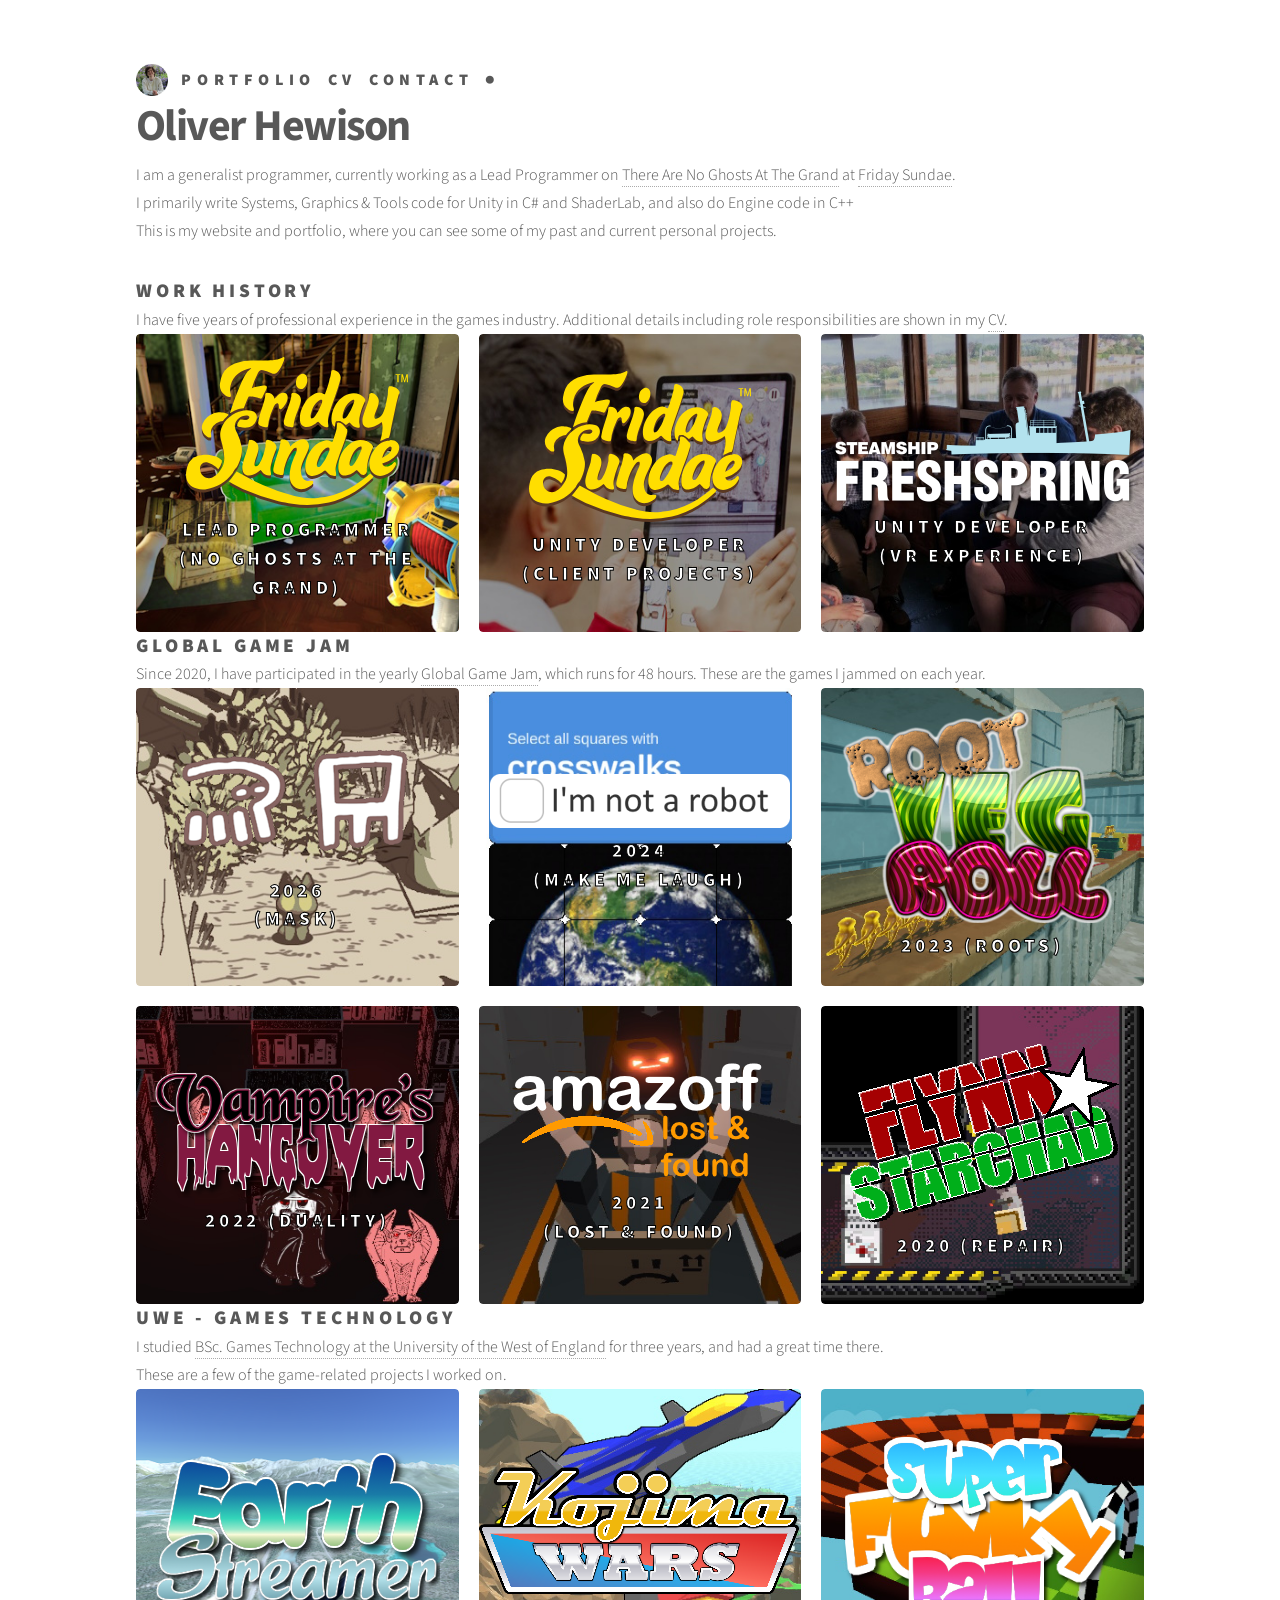
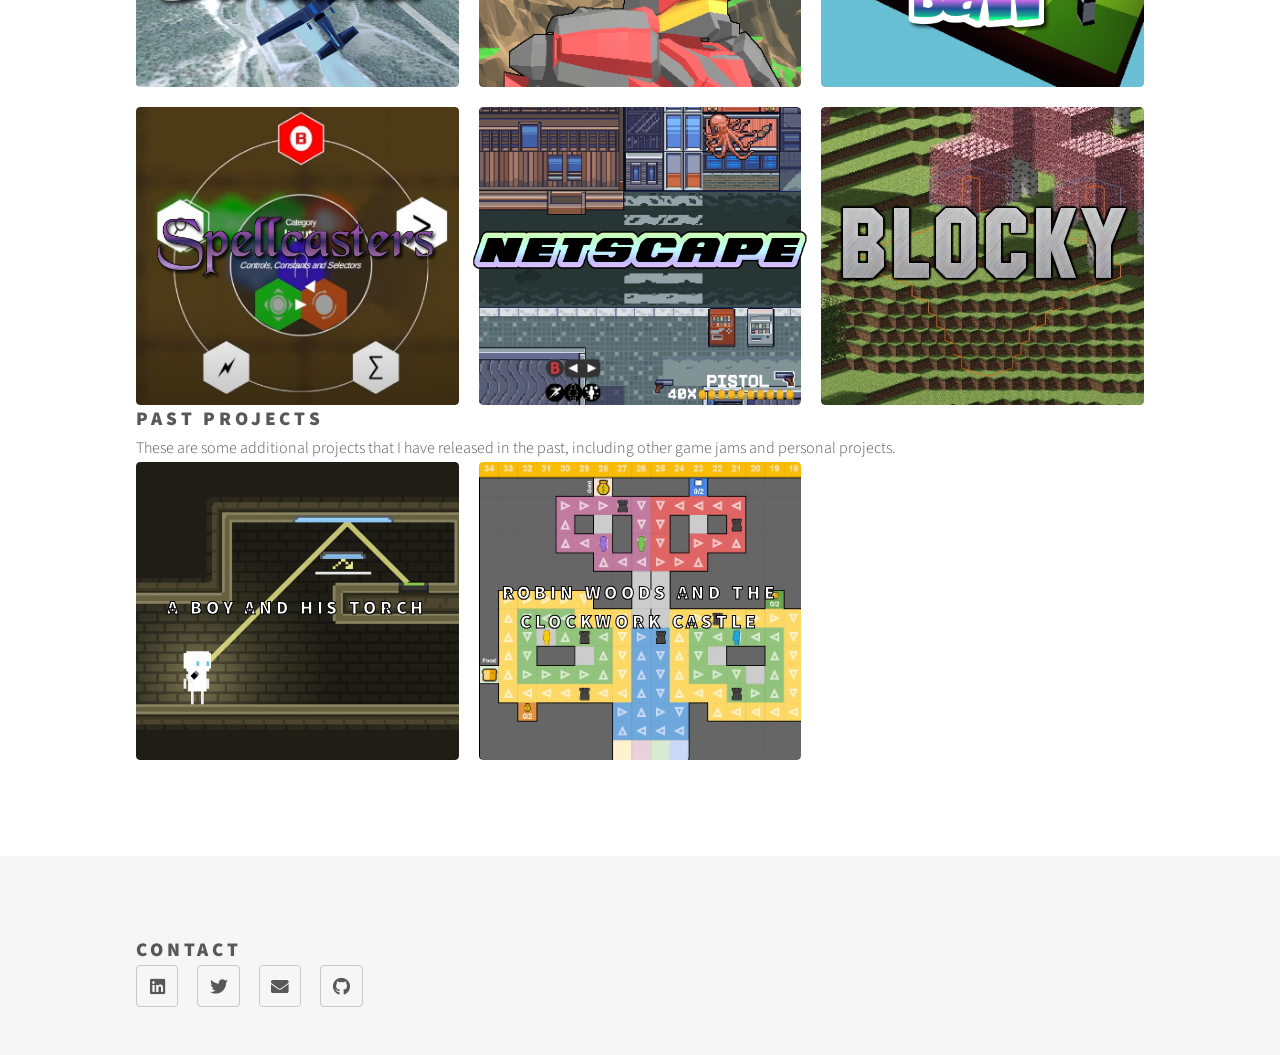
<file: index.html>
<!DOCTYPE HTML>
<html>
 <head>
  <title>Oliver Hewison</title>
  <meta charset="utf-8" />
  <meta name="viewport" content="width=device-width, initial-scale=1, user-scalable=no" />
  <link rel="stylesheet" href="assets/css/main.css" />
  <link rel="icon" href="images/favicon.png">
  <noscript><link rel="stylesheet" href="assets/css/noscript.css" /></noscript>
 </head>
 <body class="is-preload">
 
  <!-- Wrapper -->
  <div id="wrapper">
   
   <!-- Header -->
   <header id="header">
	<div class="inner">

	 <!-- Logo -->
	 <a href="index.html" class="logo"><span class="symbol"><img src="images/profile.png" alt="" /></span></a>
   <a href="index.html" class="logo"><span class="title">Portfolio</span>
	 </a>
     &nbsp&nbsp
     <a href="Oli_Hewison_CV_2026.pdf" class="logo" target="_blank">
      <span class="title">CV</span>
     </a>
     &nbsp&nbsp
     <a href="#contact" class="logo">
      <span class="title">Contact</span>
     </a>
     &nbsp&nbsp
     <a href="#" class="logo" onclick="DarkMode();">
      <span class="title" id="dark-mode">●</span>
     </a>

	</div>
   </header>

   <!-- Main -->
   <div id="main">
    <div class="inner">
     <header>
      <a href="#"><h1>Oliver Hewison</h1></a>
      <p>
        I am a generalist programmer, currently working as a Lead Programmer on <a href="https://store.steampowered.com/app/3725190/There_Are_No_Ghosts_at_the_Grand/">There Are No Ghosts At The Grand</a> at <a href="https://www.fridaysundae.com/" target="_blank">Friday Sundae</a>.<br>
        I primarily write Systems, Graphics & Tools code for Unity in C# and ShaderLab, and also do Engine code in C++<br>
        This is my website and portfolio, where you can see some of my past and current personal projects.
      </p>
     </header>
     
     <h2>Work History</h2>
     I have five years of professional experience in the games industry. Additional details including role responsibilities are shown in my <a href="Oliver_Hewison_CV_2023.pdf" target="_blank">CV</a>.
     <section class="tiles">
      <article>
        <span class="image"><img src="images/portfolio/noghosts.jpg"/></span>
        <a href="https://www.youtube.com/watch?v=s6sQCJUDqzM" target="_blank">
        <h2><img src="images/portfolio/friday_sundae.png" alt="Friday Sundae"/><br>Lead Programmer<br>(No Ghosts At The Grand)</h2>
        <div class="content">
          <p>First-person musical decoration / narrative game.<br><b>Click to watch the trailer on YouTube.</b></p>
        </div>
        </a>
      </article>
      <article>
        <span class="image"><img src="images/portfolio/fss_clients.jpg"/></span>
        <a href="https://www.fridaysundae.com/" target="_blank">
        <h2><img src="images/portfolio/friday_sundae.png" alt="Friday Sundae"/><br>Unity Developer<br>(Client Projects)</h2>
        <div class="content">
          <p>Development on client projects.<br>Clients include Cartoon Network, the BBC and the British Museum.<br><b>Click to view Friday Sundae's website.</b></p>
        </div>
        </a>
      </article>
      <article>
        <span class="image"><img src="images/portfolio/ss_freshspring.jpg"/></span>
        <a href="https://ssfreshspring.co.uk/a-cracking-start-to-the-season-with-the-easter-bank-holiday-opening/" target="_blank">
        <h2><img src="images/portfolio/ss_freshspring.png" alt="Steamship Freshspring"/><br>Unity Developer<br>(VR Experience)</h2>
        <div class="content">
          <p>A VR film experience developed for the SS Freshspring Trust and BMT.<br>Step back in time and learn about life at sea on the Freshspring.<br><b>Click to visit the SS Freshspring website.</b></p>
        </div>
        </a>
      </article>
     </section>
	 
     <h2>Global Game Jam</h2>
     Since 2020, I have participated in the yearly <a href="https://globalgamejam.org/" target="_blank">Global Game Jam</a>, which runs for 48 hours. These are the games I jammed on each year.
     <section class="tiles">
     <article>
        <span class="image"><img src="images/portfolio/toki.jpg"/></span>
        <a href="https://olihewi.itch.io/toki-len">
        <h2><img src="images/portfolio/toki_logo.png" alt="Toki Len"/><br>2026<br>(Mask)</h2>
        <div class="content">
          <p>A two-player split-screen hide & seek game where the hider is masked in shadows!<br>All in-game text is in Toki Pona.<br><b>Click to play in your browser!</b></p>
        </div>
        </a>
      </article>
      <article>
        <span class="image"><img src="images/portfolio/captcha.jpg"/></span>
        <a href="#">
        <h2><img src="images/portfolio/captcha_logo.png" alt="I'm Not A Robot"/><br>2024<br>(Make Me Laugh)</h2>
        <div class="content">
          <p>Solve increasingly difficult captchas to prove you're not a robot!<br>Robots can't play Free Bird on Guitar Hero, can they?<br><b>Sorry, only playable in person!</b></p>
        </div>
        </a>
      </article>
      <article>
        <span class="image"><img src="images/portfolio/rootvegroll.jpg"/></span>
        <a href="https://olihewi.itch.io/root-veg-roll" target="_blank">
        <h2><img src="images/portfolio/rootvegroll_logo.png" alt="Root Veg Roll"/><br>2023 (Roots)</h2>
        <div class="content">
          <p>Manically roll various root vegetables through a kitchen full of obstacles to escape through the window!<br><b>Click to play in your browser!</b></p>
        </div>
        </a>
      </article>
      <article>
        <span class="image"><img src="images/portfolio/vampireshangover.jpg"/></span>
        <a href="https://olihewi.itch.io/vampires-hangover" target="_blank">
        <h2><img src="images/portfolio/vampireshangover_logo.png" alt="Vampire's Hangover"/><br>2022 (Duality)</h2>
        <div class="content">
          <p>A drunken vampire comes home to all of his hideous pets escaping their cages! Solve puzzles to put them back and get a good day's sleep.<br><b>Click to download on itch.io!</b></p>
        </div>
        </a>
      </article>
      <article>
        <span class="image"><img src="images/portfolio/amazoff.jpg"/></span>
        <a href="https://olihewi.itch.io/amazoff-lost-and-found" target="_blank">
        <h2><img src="images/portfolio/amazoff_logo.png" alt="Amazoff Lost & Found"/><br>2021<br>(Lost & Found)</h2>
        <div class="content">
          <p>Welcome to the Amazoff Customer Fulfilment Centre! There's been a shift of management, bodies moving in and out, but that's above your paygrade anyway.<br><b>Click to download on itch.io!</b></p>
        </div>
        </a>
      </article>
      <article>
        <span class="image"><img src="images/portfolio/flynnstarchad.jpg"/></span>
        <a href="https://olihewi.itch.io/flynn-starchad" target="_blank">
        <h2><img src="images/portfolio/flynnstarchad_logo.png" alt="Flynn Starchad"/><br>2020 (Repair)</h2>
        <div class="content">
          <p>Blast yourself around broken-down spaceships using the recoil of Flynn's Grepair Gun, alternating shots of destruction and repair pellets to fix ships.<br><b>Click to download on itch.io!</b></p>
        </div>
        </a>
      </article>
     </section>
	 
     <h2>UWE - Games Technology</h2>
     I studied <a href="https://courses.uwe.ac.uk/G611/games-technology" target="_blank">BSc. Games Technology at the University of the West of England</a> for three years, and had a great time there.<br>These are a few of the game-related projects I worked on.
     <section class="tiles">
    
      <article>
        <span class="image"><img src="images/portfolio/earth_streamer.png" alt="" /></span>
        <a href="https://www.youtube.com/watch?v=BgwN9NRJbtc&t=1s" target="_blank">
        <h2><img src="images/portfolio/earthstreamer_logo.png" alt="Earth Streamer"/></h2>
        <div class="content">
          <p>Dynamically streaming OpenStreetMap and NASA data in real-time for a flight simulator.<br><b>Click to view a demonstration on Youtube.</b></p>
        </div>
        </a>
      </article>
      
      <article>
        <span class="image">
        <img src="images/portfolio/kojimawars.jpg" alt="" />
        </span>
        <a href="https://www.youtube.com/watch?v=UU7p9K4vwEo" target="_blank">
        <h2><img src="images/portfolio/kojimawars_logo.png" alt="Root Veg Roll"/></h2>
        <div class="content">
          <p>A modern reimagining of Herzog Zwei.<br>Made with a team of 40+ in Unity.<br>My roles included bespoke editor tools programming, shader programming, and environment art.<br><b>Click to view the trailer on Youtube.</b></p>
        </div>
        </a>
      </article>
   	
      
      <!-- <article>
       <span class="image">
        <img src="images/portfolio/a_remembering.jpg" alt="" />
       </span>
       <a href="https://www.youtube.com/watch?v=cBxE5kRGfxo" target="_blank">
        <h2>A Remembering</h2>
        <div class="content">
         <p>A short film exploring the fleeting nature of experience.<br><br>UWE - Audio-Visual Studio (year 3)</p>
        </div>
       </a>
      </article> -->
      
      <article>
       <span class="image">
        <img src="images/portfolio/super_funky_ball.jpg" alt="" />
       </span>
       <a href="https://github.com/olihewi/SuperFunkyBall" target="_blank">
        <h2><img src="images/portfolio/superfunkyball_logo.png" alt="Super Funky Ball"/></h2>
        <div class="content">
         <p>A Monkey Ball clone, built in DirectX 11.<br>Features a physics engine, data-driven level loading, and a rendering pipeline.<br><b>Click to view the project on GitHub.</b></p>
        </div>
       </a>
      </article>
	  
	  <article>
   	<span class="image">
   	 <img src="images/portfolio/spellcasters.jpg" alt="" />
   	</span>
   	<a href="https://www.youtube.com/watch?v=74G5-GFo2ik">
        <h2><img src="images/portfolio/spellcasters_logo.png" alt="Spellcasters"/></h2>
   	 <div class="content">
   	  <p>A custom hexagon-based Visual Programming Language, used as a Gameplay Mechanic to teach game programming concepts to non-coders.<br><b>Click to view a demonstration on YouTube.</b></p>
   	 </div>
   	</a>
    </article>
	
      <!-- <article>
       <span class="image">
        <img src="images/portfolio/stork_market.jpg" alt="" />
       </span>
       <a href="https://github.com/olihewi/StorkMarket" target="_blank">
        <h2>Stork Market</h2>
        <div class="content">
         <p>"A god game where you distribute babies to dominate the market"<br>Made in Unity with a 5-person team in 3 weeks.<br><br>UWE - Commercial Games Dev (year 3)</p>
        </div>
       </a>
      </article> -->
      
      
      <!-- <article>
       <span class="image">
        <img src="images/portfolio/stumble_chums.jpg" alt="" />
       </span>
       <a href="https://github.com/BradKing17/StumbleChums" target="_blank">
        <h2>Stumble Chums</h2>
        <div class="content">
         <p>An Atari-style reimagining of the Jump Club minigame from Fall Guys.<br>Made in Unity with a 5-person team in 3 weeks.<br><br>UWE - Commercial Games Dev (year 3)</p>
        </div>
       </a>
      </article> -->
      
      <article>
       <span class="image">
        <img src="images/portfolio/netscape.jpg" alt="" />
       </span>
       <a href="https://github.com/olihewi/NetScape" target="_blank">
        <h2><img src="images/portfolio/netscape_logo.png" alt="NetScape"/></h2>
        <div class="content">
         <p>A 4-player multiplayer top-down arena shooter in OpenGL / C++.<br>My roles included the creation of a data-driven level editor, custom input system, and camera system.<br><b>Click to view the project on GitHub.</b></p>
        </div>
       </a>
      </article>
      
      <!--<article>
       <span class="image">
        <img src="images/portfolio/level_completability.jpg" alt="" />
       </span>
       <a href="https://github.com/olihewi/CompletabilityDetection" target="_blank">
        <h2>Level Completability Detection</h2>
        <div class="content">
         <p>Bespoke Unity Editor tools designed for rapid level prototyping, completability detection, and pathfinding.</p>
        </div>
       </a>
      </article>-->
      
      <!--<article>
       <span class="image">
        <img src="images/portfolio/super_shmup_maker.jpg" alt="" />
       </span>
       <a href="#">
        <h2>Super SHMUP Maker</h2>
        <div class="content">
         <p>A Data-Driven DirectX game engine written in C++, allowing designers to create their own shoot-'em-up games.</p>
        </div>
       </a>
      </article>-->
      
      
      <!--<article>
       <span class="image">
        <img src="images/portfolio/connect_four.gif" alt="" />
       </span>
       <a href="#">
        <h2>Networked Connect Four</h2>
        <div class="content">
         <p>An online multiplayer C++ Connect Four game with online lobbies, custom gamemodes and AI play.</p>
        </div>
       </a>
      </article>-->
      
      <article>
       <span class="image">
        <img src="images/portfolio/blocky.jpg" alt="" />
       </span>
       <a href="https://github.com/olihewi/blocky-unity" target="_blank">
        <h2><img src="images/portfolio/blocky_logo.png" alt="Blocky"/></h2>
        <div class="content">
         <p>An entirely data-driven voxel terrain generation framework for Unity and Godot.<br><b>Click to view the project on GitHub.</b></p>
        </div>
       </a>
      </article>
      
       <!-- <article>
       <span class="image">
        <img src="images/portfolio/asgetrek.jpg" alt="" />
       </span>
       <a href="#">
        <h2>ASGETrek</h2>
        <div class="content">
         <p>A C++ remake of EGA Trek.</p>
        </div>
       </a>
      </article> --!>
      
      <!-- <article>
       <span class="image">
        <img src="images/portfolio/upset_birds.jpg" alt="" />
       </span>
       <a href="#">
        <h2>Upset Birds</h2>
        <div class="content">
         <p>A clone of Angry Birds.<br>Made in a proprietary OpenGL-based engine in C++<br><br>UWE - Games in C++ (year 1)</p>
        </div>
       </a>
      </article> -->
   	
     </section>
     
     <h2>Past Projects</h2>
     These are some additional projects that I have released in the past, including other game jams and personal projects.
     <section class="tiles">
     <article>
       <span class="image">
        <img src="images/portfolio/a_boy_and_his_torch.jpg" alt="" />
       </span>
       <a href="https://olihewi.itch.io/a-boy-and-his-torch" target="_blank">
        <h2>A Boy and his Torch</h2>
        <div class="content">
         <p>My first released game, made in 4 days with Unity for the Brackeys Game Jam 2018.<br><b>Click to download on itch.io!</b></p>
        </div>
       </a>
      </article>
      <article>
       <span class="image">
        <img src="images/portfolio/robin_woods.jpg" alt="" />
       </span>
       <a href="https://docs.google.com/spreadsheets/d/1GS1ix5ufU46n2ko_Jfjnb_QEzw2Rg_LykmVHmqtVRSs/edit?usp=sharing" target="_blank">
        <h2>Robin Woods and the Clockwork Castle</h2>
        <div class="content">
         <p>A prototype board game made entirely in Google Sheets.<br><b>Click to view the game on Google Sheets.</b></p>
        </div>
       </a>
      </article>
     </section>
    </div>
   </div>

   <!-- Footer -->
   <footer id="footer">
    <div class="inner">
     <section>
      <a name="contact"></a>
   	<h2>Contact</h2>
   	<ul class="icons">
   	 <li><a href="https://www.linkedin.com/in/olihewi/" class="icon brands style2 fa-linkedin" target="_blank"><span class="label">LinkedIn</span></a></li>
   	 <li><a href="https://twitter.com/olihewi" class="icon brands style2 fa-twitter" target="_blank"><span class="label">Twitter</span></a></li>
   	 <li><a href="mailto:hewisonoliver@gmail.com" class="icon solid style2 fa-envelope"><span class="label">Email</span></a></li>
   	 <li><a href="https://github.com/olihewi" class="icon brands style2 fa-github" target="_blank"><span class="label">GitHub</span></a></li>
   	</ul>
     </section>
    </div>
   </footer>

  </div>

  <!-- Scripts -->
  <script src="assets/js/jquery.min.js"></script>
  <script src="assets/js/browser.min.js"></script>
  <script src="assets/js/breakpoints.min.js"></script>
  <script src="assets/js/util.js"></script>
  <script src="assets/js/main.js"></script>
  
 </body>
</html>
</file>
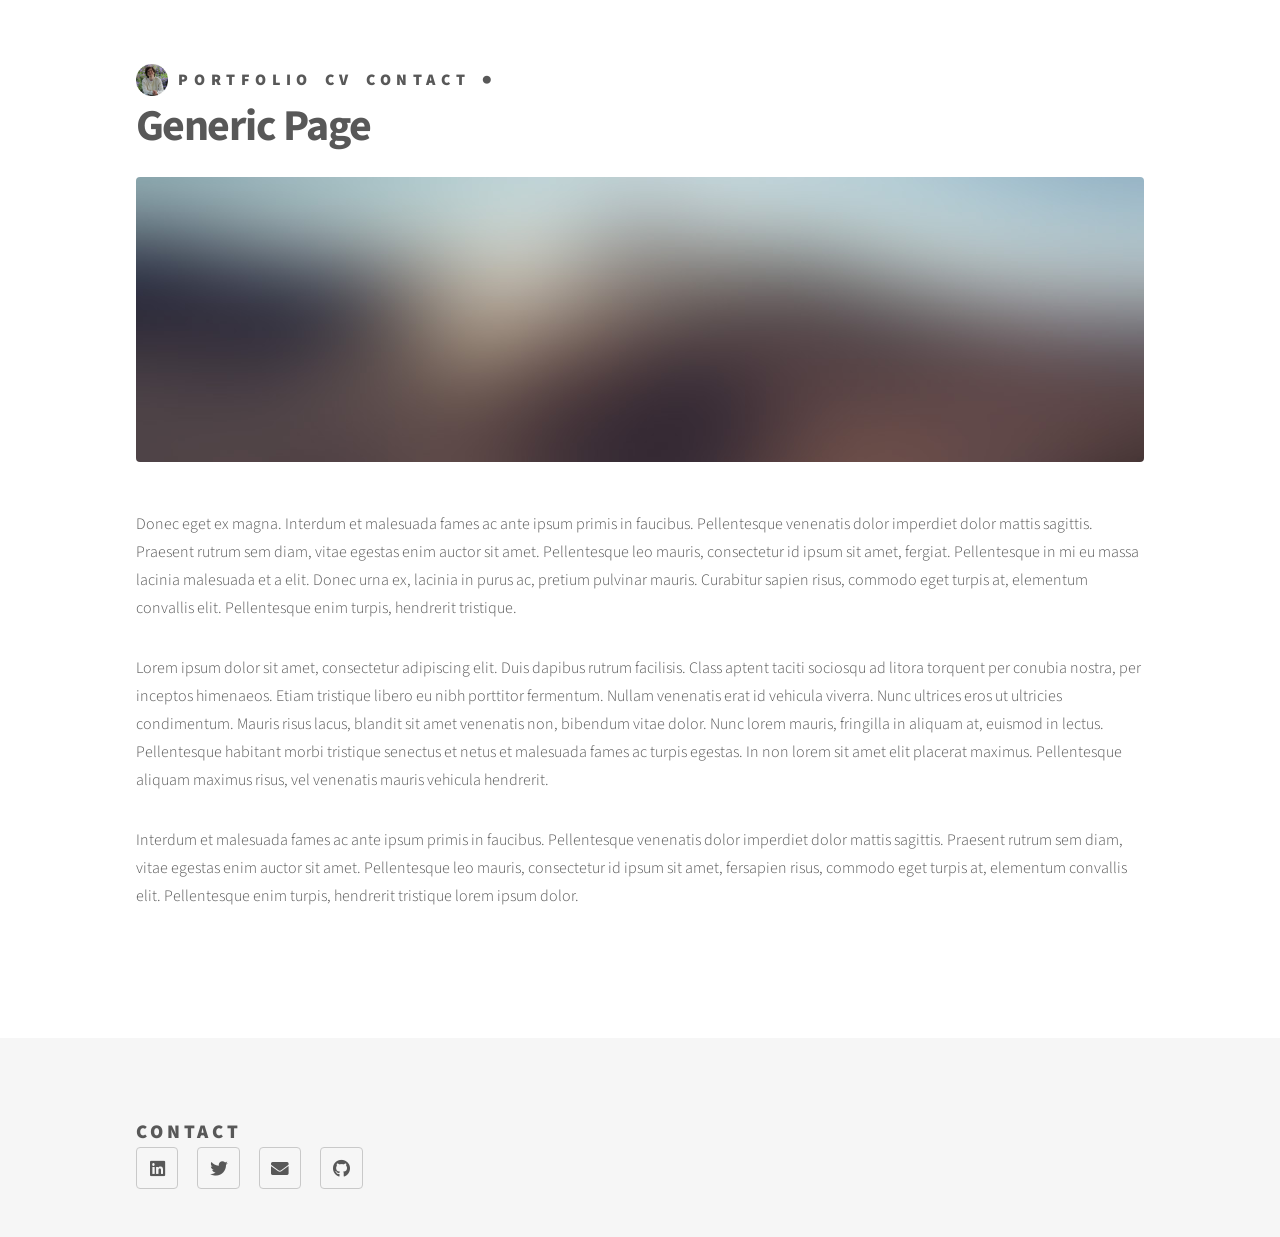
<file: generic.html>
<!DOCTYPE HTML>
<!--
	Phantom by HTML5 UP
	html5up.net | @ajlkn
	Free for personal and commercial use under the CCA 3.0 license (html5up.net/license)
-->
<html>
 <head>
  <title>Oliver Hewison - Generic Page</title>
  <meta charset="utf-8" />
  <meta name="viewport" content="width=device-width, initial-scale=1, user-scalable=no" />
  <link rel="stylesheet" href="assets/css/main.css" />
  <link rel="icon" href="images/favicon.png">
  <noscript><link rel="stylesheet" href="assets/css/noscript.css" /></noscript>
 </head>
 <body class="is-preload">
 
  <!-- Wrapper -->
  <div id="wrapper">
   
   <!-- Header -->
   <header id="header">
	<div class="inner">

	 <!-- Logo -->
	 <a href="index.html" class="logo">
	  <span class="symbol"><img src="images/profile.png" alt="" /></span><span class="title">Portfolio</span>
	 </a>
     &nbsp&nbsp
     <a href="OliverHewison-CV.pdf" class="logo" target="_blank">
      <span class="title">CV</span>
     </a>
     &nbsp&nbsp
     <a href="#contact" class="logo">
      <span class="title">Contact</span>
     </a>
     &nbsp&nbsp
     <a href="#" class="logo" onclick="DarkMode();">
      <span class="title" id="dark-mode">●</span>
     </a>

	</div>
   </header>

   <!-- Main -->
   <div id="main">
	<div class="inner">
	 <h1>Generic Page</h1>
	 <span class="image main"><img src="images/pic13.jpg" alt="" /></span>
	 <p>Donec eget ex magna. Interdum et malesuada fames ac ante ipsum primis in faucibus. Pellentesque venenatis dolor imperdiet dolor mattis sagittis. Praesent rutrum sem diam, vitae egestas enim auctor sit amet. Pellentesque leo mauris, consectetur id ipsum sit amet, fergiat. Pellentesque in mi eu massa lacinia malesuada et a elit. Donec urna ex, lacinia in purus ac, pretium pulvinar mauris. Curabitur sapien risus, commodo eget turpis at, elementum convallis elit. Pellentesque enim turpis, hendrerit tristique.</p>
	 <p>Lorem ipsum dolor sit amet, consectetur adipiscing elit. Duis dapibus rutrum facilisis. Class aptent taciti sociosqu ad litora torquent per conubia nostra, per inceptos himenaeos. Etiam tristique libero eu nibh porttitor fermentum. Nullam venenatis erat id vehicula viverra. Nunc ultrices eros ut ultricies condimentum. Mauris risus lacus, blandit sit amet venenatis non, bibendum vitae dolor. Nunc lorem mauris, fringilla in aliquam at, euismod in lectus. Pellentesque habitant morbi tristique senectus et netus et malesuada fames ac turpis egestas. In non lorem sit amet elit placerat maximus. Pellentesque aliquam maximus risus, vel venenatis mauris vehicula hendrerit.</p>
	 <p>Interdum et malesuada fames ac ante ipsum primis in faucibus. Pellentesque venenatis dolor imperdiet dolor mattis sagittis. Praesent rutrum sem diam, vitae egestas enim auctor sit amet. Pellentesque leo mauris, consectetur id ipsum sit amet, fersapien risus, commodo eget turpis at, elementum convallis elit. Pellentesque enim turpis, hendrerit tristique lorem ipsum dolor.</p>
	</div>
   </div>

   <!-- Footer -->
   <footer id="footer">
    <div class="inner">
	 <section>
      <a name="contact"></a>
	  <h2>Contact</h2>
	  <ul class="icons">
	   <li><a href="https://www.linkedin.com/in/olihewi/" class="icon brands style2 fa-linkedin" target="_blank"><span class="label">LinkedIn</span></a></li>
	   <li><a href="https://twitter.com/olihewi" class="icon brands style2 fa-twitter" target="_blank"><span class="label">Twitter</span></a></li>
	   <li><a href="mailto:hewisonoliver@gmail.com" class="icon solid style2 fa-envelope"><span class="label">Email</span></a></li>
	   <li><a href="https://github.com/olihewi" class="icon brands style2 fa-github" target="_blank"><span class="label">GitHub</span></a></li>
	  </ul>
	 </section>
	</div>
   </footer>

  </div>

  <!-- Scripts -->
  <script src="assets/js/jquery.min.js"></script>
  <script src="assets/js/browser.min.js"></script>
  <script src="assets/js/breakpoints.min.js"></script>
  <script src="assets/js/util.js"></script>
  <script src="assets/js/main.js"></script>

 </body>
</html>
</file>
<file: assets/css/noscript.css>
/*
	Phantom by HTML5 UP
	html5up.net | @ajlkn
	Free for personal and commercial use under the CCA 3.0 license (html5up.net/license)
*/

/* Tiles */

	body.is-preload .tiles article {
		-moz-transform: none;
		-webkit-transform: none;
		-ms-transform: none;
		transform: none;
		opacity: 1;
	}
</file>
<file: assets/css/main.css>
@import url(fontawesome-all.min.css);
@import url("https://fonts.googleapis.com/css?family=Source+Sans+Pro:300,700,900");

/*
	Phantom by HTML5 UP
	html5up.net | @ajlkn
	Free for personal and commercial use under the CCA 3.0 license (html5up.net/license)
*/

html, body, div, span, applet, object,
iframe, h1, h2, h3, h4, h5, h6, p, blockquote,
pre, a, abbr, acronym, address, big, cite,
code, del, dfn, em, img, ins, kbd, q, s, samp,
small, strike, strong, sub, sup, tt, var, b,
u, i, center, dl, dt, dd, ol, ul, li, fieldset,
form, label, legend, table, caption, tbody,
tfoot, thead, tr, th, td, article, aside,
canvas, details, embed, figure, figcaption,
footer, header, hgroup, menu, nav, output, ruby,
section, summary, time, mark, audio, video {
	margin: 0;
	padding: 0;
	border: 0;
	font-size: 100%;
	font: inherit;
	vertical-align: baseline;}

article, aside, details, figcaption, figure,
footer, header, hgroup, menu, nav, section {
	display: block;}

body {
	line-height: 1;
}

ol, ul {
	list-style: none;
}

blockquote, q {
	quotes: none;
}

	blockquote:before, blockquote:after, q:before, q:after {
		content: '';
		content: none;
	}

table {
	border-collapse: collapse;
	border-spacing: 0;
}

body {
	-webkit-text-size-adjust: none;
}

mark {
	background-color: transparent;
	color: inherit;
}

input::-moz-focus-inner {
	border: 0;
	padding: 0;
}

input, select, textarea {
	-moz-appearance: none;
	-webkit-appearance: none;
	-ms-appearance: none;
	appearance: none;
}

/* Basic */

	@-ms-viewport {
		width: device-width;
	}

	body {
		-ms-overflow-style: scrollbar;
	}

	@media screen and (max-width: 480px) {

		html, body {
			min-width: 320px;
		}

	}

	html {
		box-sizing: border-box;
	}

	*, *:before, *:after {
		box-sizing: inherit;
	}

	body {
		background: #ffffff;
	}

		body.is-preload *, body.is-preload *:before, body.is-preload *:after {
			-moz-animation: none !important;
			-webkit-animation: none !important;
			-ms-animation: none !important;
			animation: none !important;
			-moz-transition: none !important;
			-webkit-transition: none !important;
			-ms-transition: none !important;
			transition: none !important;
		}

/* Type */

	body, input, select, textarea {
		color: #585858;
		font-family: "Source Sans Pro", Helvetica, sans-serif;
		font-size: 16pt;
		font-weight: 300;
		line-height: 1.75;
	}

		@media screen and (max-width: 1680px) {

			body, input, select, textarea {
				font-size: 14pt;
			}

		}

		@media screen and (max-width: 1280px) {

			body, input, select, textarea {
				font-size: 12pt;
			}

		}

	a {
		-moz-transition: border-bottom-color 0.2s ease, color 0.2s ease;
		-webkit-transition: border-bottom-color 0.2s ease, color 0.2s ease;
		-ms-transition: border-bottom-color 0.2s ease, color 0.2s ease;
		transition: border-bottom-color 0.2s ease, color 0.2s ease;
		text-decoration: none;
		color: #585858;
		border-bottom: dotted 1px rgba(88, 88, 88, 0.5);
	}

		a:hover {
			border-bottom-color: transparent;
			color: #ffea00 !important;
		}

	strong, b {
		font-weight: 900;
	}

	em, i {
		font-style: italic;
	}

	p {
		margin: 0 0 2em 0;
	}

	h1 {
		font-size: 2.75em;
		font-weight: 700;
		line-height: 1.3;
		margin: 0 0 0.5em 0;
		letter-spacing: -0.035em;
	}

		h1 a {
			color: inherit;
		}

		@media screen and (max-width: 736px) {

			h1 {
				font-size: 2em;
				margin: 0 0 1em 0;
			}

		}

		@media screen and (max-width: 360px) {

			h1 {
				font-size: 1.75em;
			}

		}

	h2, h3, h4, h5, h6 {
		font-weight: 900;
		line-height: 1.5;
		margin: 0 0 0 0;
		text-transform: uppercase;
		letter-spacing: 0.2em;
	}

		h2 a, h3 a, h4 a, h5 a, h6 a {
			color: inherit;
		}

	h2 {
		font-size: 1.2em;
	}
  .tiles h2 {
	  transition: 1.0s ease;
    -webkit-text-stroke: 1px black;
  }

	h3 {
		font-size: 1em;
	}

	h4 {
		font-size: 0.8em;
	}

	h5 {
		font-size: 0.8em;
	}

	h6 {
		font-size: 0.8em;
	}

	@media screen and (max-width: 980px) {

		h1 br, h2 br, h3 br, h4 br, h5 br, h6 br {
			display: none;
		}

	}

	@media screen and (max-width: 736px) {

		h2 {
			font-size: 1em;
		}

		h3 {
			font-size: 0.8em;
		}

	}

	sub {
		font-size: 0.8em;
		position: relative;
		top: 0.5em;
	}

	sup {
		font-size: 0.8em;
		position: relative;
		top: -0.5em;
	}

	blockquote {
		border-left: solid 4px #c9c9c9;
		font-style: italic;
		margin: 0 0 2em 0;
		padding: 0.5em 0 0.5em 2em;
	}

	code {
		background: rgba(144, 144, 144, 0.075);
		border-radius: 4px;
		border: solid 1px #c9c9c9;
		font-family: "Courier New", monospace;
		font-size: 0.9em;
		margin: 0 0.25em;
		padding: 0.25em 0.65em;
	}

	pre {
		-webkit-overflow-scrolling: touch;
		font-family: "Courier New", monospace;
		font-size: 0.9em;
		margin: 0 0 2em 0;
	}

		pre code {
			display: block;
			line-height: 1.75;
			padding: 1em 1.5em;
			overflow-x: auto;
		}

	hr {
		border: 0;
		border-bottom: solid 1px #c9c9c9;
		margin: 2em 0;
	}

		hr.major {
			margin: 3em 0;
		}

	.align-left {
		text-align: left;
	}

	.align-center {
		text-align: center;
	}

	.align-right {
		text-align: right;
	}

/* Row */

	.row {
		display: flex;
		flex-wrap: wrap;
		box-sizing: border-box;
		align-items: stretch;
	}

		.row > * {
			box-sizing: border-box;
		}

		.row.gtr-uniform > * > :last-child {
			margin-bottom: 0;
		}

		.row.aln-left {
			justify-content: flex-start;
		}

		.row.aln-center {
			justify-content: center;
		}

		.row.aln-right {
			justify-content: flex-end;
		}

		.row.aln-top {
			align-items: flex-start;
		}

		.row.aln-middle {
			align-items: center;
		}

		.row.aln-bottom {
			align-items: flex-end;
		}

		.row > .imp {
			order: -1;
		}

		.row > .col-1 {
			width: 8.33333%;
		}

		.row > .off-1 {
			margin-left: 8.33333%;
		}

		.row > .col-2 {
			width: 16.66667%;
		}

		.row > .off-2 {
			margin-left: 16.66667%;
		}

		.row > .col-3 {
			width: 25%;
		}

		.row > .off-3 {
			margin-left: 25%;
		}

		.row > .col-4 {
			width: 33.33333%;
		}

		.row > .off-4 {
			margin-left: 33.33333%;
		}

		.row > .col-5 {
			width: 41.66667%;
		}

		.row > .off-5 {
			margin-left: 41.66667%;
		}

		.row > .col-6 {
			width: 50%;
		}

		.row > .off-6 {
			margin-left: 50%;
		}

		.row > .col-7 {
			width: 58.33333%;
		}

		.row > .off-7 {
			margin-left: 58.33333%;
		}

		.row > .col-8 {
			width: 66.66667%;
		}

		.row > .off-8 {
			margin-left: 66.66667%;
		}

		.row > .col-9 {
			width: 75%;
		}

		.row > .off-9 {
			margin-left: 75%;
		}

		.row > .col-10 {
			width: 83.33333%;
		}

		.row > .off-10 {
			margin-left: 83.33333%;
		}

		.row > .col-11 {
			width: 91.66667%;
		}

		.row > .off-11 {
			margin-left: 91.66667%;
		}

		.row > .col-12 {
			width: 100%;
		}

		.row > .off-12 {
			margin-left: 100%;
		}

		.row.gtr-0 {
			margin-top: 0;
			margin-left: 0em;
		}

			.row.gtr-0 > * {
				padding: 0 0 0 0em;
			}

			.row.gtr-0.gtr-uniform {
				margin-top: 0em;
			}

				.row.gtr-0.gtr-uniform > * {
					padding-top: 0em;
				}

		.row.gtr-25 {
			margin-top: 0;
			margin-left: -0.5em;
		}

			.row.gtr-25 > * {
				padding: 0 0 0 0.5em;
			}

			.row.gtr-25.gtr-uniform {
				margin-top: -0.5em;
			}

				.row.gtr-25.gtr-uniform > * {
					padding-top: 0.5em;
				}

		.row.gtr-50 {
			margin-top: 0;
			margin-left: -1em;
		}

			.row.gtr-50 > * {
				padding: 0 0 0 1em;
			}

			.row.gtr-50.gtr-uniform {
				margin-top: -1em;
			}

				.row.gtr-50.gtr-uniform > * {
					padding-top: 1em;
				}

		.row {
			margin-top: 0;
			margin-left: -2em;
		}

			.row > * {
				padding: 0 0 0 2em;
			}

			.row.gtr-uniform {
				margin-top: -2em;
			}

				.row.gtr-uniform > * {
					padding-top: 2em;
				}

		.row.gtr-150 {
			margin-top: 0;
			margin-left: -3em;
		}

			.row.gtr-150 > * {
				padding: 0 0 0 3em;
			}

			.row.gtr-150.gtr-uniform {
				margin-top: -3em;
			}

				.row.gtr-150.gtr-uniform > * {
					padding-top: 3em;
				}

		.row.gtr-200 {
			margin-top: 0;
			margin-left: -4em;
		}

			.row.gtr-200 > * {
				padding: 0 0 0 4em;
			}

			.row.gtr-200.gtr-uniform {
				margin-top: -4em;
			}

				.row.gtr-200.gtr-uniform > * {
					padding-top: 4em;
				}

		@media screen and (max-width: 1680px) {

			.row {
				display: flex;
				flex-wrap: wrap;
				box-sizing: border-box;
				align-items: stretch;
			}

				.row > * {
					box-sizing: border-box;
				}

				.row.gtr-uniform > * > :last-child {
					margin-bottom: 0;
				}

				.row.aln-left {
					justify-content: flex-start;
				}

				.row.aln-center {
					justify-content: center;
				}

				.row.aln-right {
					justify-content: flex-end;
				}

				.row.aln-top {
					align-items: flex-start;
				}

				.row.aln-middle {
					align-items: center;
				}

				.row.aln-bottom {
					align-items: flex-end;
				}

				.row > .imp-xlarge {
					order: -1;
				}

				.row > .col-1-xlarge {
					width: 8.33333%;
				}

				.row > .off-1-xlarge {
					margin-left: 8.33333%;
				}

				.row > .col-2-xlarge {
					width: 16.66667%;
				}

				.row > .off-2-xlarge {
					margin-left: 16.66667%;
				}

				.row > .col-3-xlarge {
					width: 25%;
				}

				.row > .off-3-xlarge {
					margin-left: 25%;
				}

				.row > .col-4-xlarge {
					width: 33.33333%;
				}

				.row > .off-4-xlarge {
					margin-left: 33.33333%;
				}

				.row > .col-5-xlarge {
					width: 41.66667%;
				}

				.row > .off-5-xlarge {
					margin-left: 41.66667%;
				}

				.row > .col-6-xlarge {
					width: 50%;
				}

				.row > .off-6-xlarge {
					margin-left: 50%;
				}

				.row > .col-7-xlarge {
					width: 58.33333%;
				}

				.row > .off-7-xlarge {
					margin-left: 58.33333%;
				}

				.row > .col-8-xlarge {
					width: 66.66667%;
				}

				.row > .off-8-xlarge {
					margin-left: 66.66667%;
				}

				.row > .col-9-xlarge {
					width: 75%;
				}

				.row > .off-9-xlarge {
					margin-left: 75%;
				}

				.row > .col-10-xlarge {
					width: 83.33333%;
				}

				.row > .off-10-xlarge {
					margin-left: 83.33333%;
				}

				.row > .col-11-xlarge {
					width: 91.66667%;
				}

				.row > .off-11-xlarge {
					margin-left: 91.66667%;
				}

				.row > .col-12-xlarge {
					width: 100%;
				}

				.row > .off-12-xlarge {
					margin-left: 100%;
				}

				.row.gtr-0 {
					margin-top: 0;
					margin-left: 0em;
				}

					.row.gtr-0 > * {
						padding: 0 0 0 0em;
					}

					.row.gtr-0.gtr-uniform {
						margin-top: 0em;
					}

						.row.gtr-0.gtr-uniform > * {
							padding-top: 0em;
						}

				.row.gtr-25 {
					margin-top: 0;
					margin-left: -0.5em;
				}

					.row.gtr-25 > * {
						padding: 0 0 0 0.5em;
					}

					.row.gtr-25.gtr-uniform {
						margin-top: -0.5em;
					}

						.row.gtr-25.gtr-uniform > * {
							padding-top: 0.5em;
						}

				.row.gtr-50 {
					margin-top: 0;
					margin-left: -1em;
				}

					.row.gtr-50 > * {
						padding: 0 0 0 1em;
					}

					.row.gtr-50.gtr-uniform {
						margin-top: -1em;
					}

						.row.gtr-50.gtr-uniform > * {
							padding-top: 1em;
						}

				.row {
					margin-top: 0;
					margin-left: -2em;
				}

					.row > * {
						padding: 0 0 0 2em;
					}

					.row.gtr-uniform {
						margin-top: -2em;
					}

						.row.gtr-uniform > * {
							padding-top: 2em;
						}

				.row.gtr-150 {
					margin-top: 0;
					margin-left: -3em;
				}

					.row.gtr-150 > * {
						padding: 0 0 0 3em;
					}

					.row.gtr-150.gtr-uniform {
						margin-top: -3em;
					}

						.row.gtr-150.gtr-uniform > * {
							padding-top: 3em;
						}

				.row.gtr-200 {
					margin-top: 0;
					margin-left: -4em;
				}

					.row.gtr-200 > * {
						padding: 0 0 0 4em;
					}

					.row.gtr-200.gtr-uniform {
						margin-top: -4em;
					}

						.row.gtr-200.gtr-uniform > * {
							padding-top: 4em;
						}

		}

		@media screen and (max-width: 1280px) {

			.row {
				display: flex;
				flex-wrap: wrap;
				box-sizing: border-box;
				align-items: stretch;
			}

				.row > * {
					box-sizing: border-box;
				}

				.row.gtr-uniform > * > :last-child {
					margin-bottom: 0;
				}

				.row.aln-left {
					justify-content: flex-start;
				}

				.row.aln-center {
					justify-content: center;
				}

				.row.aln-right {
					justify-content: flex-end;
				}

				.row.aln-top {
					align-items: flex-start;
				}

				.row.aln-middle {
					align-items: center;
				}

				.row.aln-bottom {
					align-items: flex-end;
				}

				.row > .imp-large {
					order: -1;
				}

				.row > .col-1-large {
					width: 8.33333%;
				}

				.row > .off-1-large {
					margin-left: 8.33333%;
				}

				.row > .col-2-large {
					width: 16.66667%;
				}

				.row > .off-2-large {
					margin-left: 16.66667%;
				}

				.row > .col-3-large {
					width: 25%;
				}

				.row > .off-3-large {
					margin-left: 25%;
				}

				.row > .col-4-large {
					width: 33.33333%;
				}

				.row > .off-4-large {
					margin-left: 33.33333%;
				}

				.row > .col-5-large {
					width: 41.66667%;
				}

				.row > .off-5-large {
					margin-left: 41.66667%;
				}

				.row > .col-6-large {
					width: 50%;
				}

				.row > .off-6-large {
					margin-left: 50%;
				}

				.row > .col-7-large {
					width: 58.33333%;
				}

				.row > .off-7-large {
					margin-left: 58.33333%;
				}

				.row > .col-8-large {
					width: 66.66667%;
				}

				.row > .off-8-large {
					margin-left: 66.66667%;
				}

				.row > .col-9-large {
					width: 75%;
				}

				.row > .off-9-large {
					margin-left: 75%;
				}

				.row > .col-10-large {
					width: 83.33333%;
				}

				.row > .off-10-large {
					margin-left: 83.33333%;
				}

				.row > .col-11-large {
					width: 91.66667%;
				}

				.row > .off-11-large {
					margin-left: 91.66667%;
				}

				.row > .col-12-large {
					width: 100%;
				}

				.row > .off-12-large {
					margin-left: 100%;
				}

				.row.gtr-0 {
					margin-top: 0;
					margin-left: 0em;
				}

					.row.gtr-0 > * {
						padding: 0 0 0 0em;
					}

					.row.gtr-0.gtr-uniform {
						margin-top: 0em;
					}

						.row.gtr-0.gtr-uniform > * {
							padding-top: 0em;
						}

				.row.gtr-25 {
					margin-top: 0;
					margin-left: -0.5em;
				}

					.row.gtr-25 > * {
						padding: 0 0 0 0.5em;
					}

					.row.gtr-25.gtr-uniform {
						margin-top: -0.5em;
					}

						.row.gtr-25.gtr-uniform > * {
							padding-top: 0.5em;
						}

				.row.gtr-50 {
					margin-top: 0;
					margin-left: -1em;
				}

					.row.gtr-50 > * {
						padding: 0 0 0 1em;
					}

					.row.gtr-50.gtr-uniform {
						margin-top: -1em;
					}

						.row.gtr-50.gtr-uniform > * {
							padding-top: 1em;
						}

				.row {
					margin-top: 0;
					margin-left: -2em;
				}

					.row > * {
						padding: 0 0 0 2em;
					}

					.row.gtr-uniform {
						margin-top: -2em;
					}

						.row.gtr-uniform > * {
							padding-top: 2em;
						}

				.row.gtr-150 {
					margin-top: 0;
					margin-left: -3em;
				}

					.row.gtr-150 > * {
						padding: 0 0 0 3em;
					}

					.row.gtr-150.gtr-uniform {
						margin-top: -3em;
					}

						.row.gtr-150.gtr-uniform > * {
							padding-top: 3em;
						}

				.row.gtr-200 {
					margin-top: 0;
					margin-left: -4em;
				}

					.row.gtr-200 > * {
						padding: 0 0 0 4em;
					}

					.row.gtr-200.gtr-uniform {
						margin-top: -4em;
					}

						.row.gtr-200.gtr-uniform > * {
							padding-top: 4em;
						}

		}

		@media screen and (max-width: 980px) {

			.row {
				display: flex;
				flex-wrap: wrap;
				box-sizing: border-box;
				align-items: stretch;
			}

				.row > * {
					box-sizing: border-box;
				}

				.row.gtr-uniform > * > :last-child {
					margin-bottom: 0;
				}

				.row.aln-left {
					justify-content: flex-start;
				}

				.row.aln-center {
					justify-content: center;
				}

				.row.aln-right {
					justify-content: flex-end;
				}

				.row.aln-top {
					align-items: flex-start;
				}

				.row.aln-middle {
					align-items: center;
				}

				.row.aln-bottom {
					align-items: flex-end;
				}

				.row > .imp-medium {
					order: -1;
				}

				.row > .col-1-medium {
					width: 8.33333%;
				}

				.row > .off-1-medium {
					margin-left: 8.33333%;
				}

				.row > .col-2-medium {
					width: 16.66667%;
				}

				.row > .off-2-medium {
					margin-left: 16.66667%;
				}

				.row > .col-3-medium {
					width: 25%;
				}

				.row > .off-3-medium {
					margin-left: 25%;
				}

				.row > .col-4-medium {
					width: 33.33333%;
				}

				.row > .off-4-medium {
					margin-left: 33.33333%;
				}

				.row > .col-5-medium {
					width: 41.66667%;
				}

				.row > .off-5-medium {
					margin-left: 41.66667%;
				}

				.row > .col-6-medium {
					width: 50%;
				}

				.row > .off-6-medium {
					margin-left: 50%;
				}

				.row > .col-7-medium {
					width: 58.33333%;
				}

				.row > .off-7-medium {
					margin-left: 58.33333%;
				}

				.row > .col-8-medium {
					width: 66.66667%;
				}

				.row > .off-8-medium {
					margin-left: 66.66667%;
				}

				.row > .col-9-medium {
					width: 75%;
				}

				.row > .off-9-medium {
					margin-left: 75%;
				}

				.row > .col-10-medium {
					width: 83.33333%;
				}

				.row > .off-10-medium {
					margin-left: 83.33333%;
				}

				.row > .col-11-medium {
					width: 91.66667%;
				}

				.row > .off-11-medium {
					margin-left: 91.66667%;
				}

				.row > .col-12-medium {
					width: 100%;
				}

				.row > .off-12-medium {
					margin-left: 100%;
				}

				.row.gtr-0 {
					margin-top: 0;
					margin-left: 0em;
				}

					.row.gtr-0 > * {
						padding: 0 0 0 0em;
					}

					.row.gtr-0.gtr-uniform {
						margin-top: 0em;
					}

						.row.gtr-0.gtr-uniform > * {
							padding-top: 0em;
						}

				.row.gtr-25 {
					margin-top: 0;
					margin-left: -0.375em;
				}

					.row.gtr-25 > * {
						padding: 0 0 0 0.375em;
					}

					.row.gtr-25.gtr-uniform {
						margin-top: -0.375em;
					}

						.row.gtr-25.gtr-uniform > * {
							padding-top: 0.375em;
						}

				.row.gtr-50 {
					margin-top: 0;
					margin-left: -0.75em;
				}

					.row.gtr-50 > * {
						padding: 0 0 0 0.75em;
					}

					.row.gtr-50.gtr-uniform {
						margin-top: -0.75em;
					}

						.row.gtr-50.gtr-uniform > * {
							padding-top: 0.75em;
						}

				.row {
					margin-top: 0;
					margin-left: -1.5em;
				}

					.row > * {
						padding: 0 0 0 1.5em;
					}

					.row.gtr-uniform {
						margin-top: -1.5em;
					}

						.row.gtr-uniform > * {
							padding-top: 1.5em;
						}

				.row.gtr-150 {
					margin-top: 0;
					margin-left: -2.25em;
				}

					.row.gtr-150 > * {
						padding: 0 0 0 2.25em;
					}

					.row.gtr-150.gtr-uniform {
						margin-top: -2.25em;
					}

						.row.gtr-150.gtr-uniform > * {
							padding-top: 2.25em;
						}

				.row.gtr-200 {
					margin-top: 0;
					margin-left: -3em;
				}

					.row.gtr-200 > * {
						padding: 0 0 0 3em;
					}

					.row.gtr-200.gtr-uniform {
						margin-top: -3em;
					}

						.row.gtr-200.gtr-uniform > * {
							padding-top: 3em;
						}

		}

		@media screen and (max-width: 736px) {

			.row {
				display: flex;
				flex-wrap: wrap;
				box-sizing: border-box;
				align-items: stretch;
			}

				.row > * {
					box-sizing: border-box;
				}

				.row.gtr-uniform > * > :last-child {
					margin-bottom: 0;
				}

				.row.aln-left {
					justify-content: flex-start;
				}

				.row.aln-center {
					justify-content: center;
				}

				.row.aln-right {
					justify-content: flex-end;
				}

				.row.aln-top {
					align-items: flex-start;
				}

				.row.aln-middle {
					align-items: center;
				}

				.row.aln-bottom {
					align-items: flex-end;
				}

				.row > .imp-small {
					order: -1;
				}

				.row > .col-1-small {
					width: 8.33333%;
				}

				.row > .off-1-small {
					margin-left: 8.33333%;
				}

				.row > .col-2-small {
					width: 16.66667%;
				}

				.row > .off-2-small {
					margin-left: 16.66667%;
				}

				.row > .col-3-small {
					width: 25%;
				}

				.row > .off-3-small {
					margin-left: 25%;
				}

				.row > .col-4-small {
					width: 33.33333%;
				}

				.row > .off-4-small {
					margin-left: 33.33333%;
				}

				.row > .col-5-small {
					width: 41.66667%;
				}

				.row > .off-5-small {
					margin-left: 41.66667%;
				}

				.row > .col-6-small {
					width: 50%;
				}

				.row > .off-6-small {
					margin-left: 50%;
				}

				.row > .col-7-small {
					width: 58.33333%;
				}

				.row > .off-7-small {
					margin-left: 58.33333%;
				}

				.row > .col-8-small {
					width: 66.66667%;
				}

				.row > .off-8-small {
					margin-left: 66.66667%;
				}

				.row > .col-9-small {
					width: 75%;
				}

				.row > .off-9-small {
					margin-left: 75%;
				}

				.row > .col-10-small {
					width: 83.33333%;
				}

				.row > .off-10-small {
					margin-left: 83.33333%;
				}

				.row > .col-11-small {
					width: 91.66667%;
				}

				.row > .off-11-small {
					margin-left: 91.66667%;
				}

				.row > .col-12-small {
					width: 100%;
				}

				.row > .off-12-small {
					margin-left: 100%;
				}

				.row.gtr-0 {
					margin-top: 0;
					margin-left: 0em;
				}

					.row.gtr-0 > * {
						padding: 0 0 0 0em;
					}

					.row.gtr-0.gtr-uniform {
						margin-top: 0em;
					}

						.row.gtr-0.gtr-uniform > * {
							padding-top: 0em;
						}

				.row.gtr-25 {
					margin-top: 0;
					margin-left: -0.25em;
				}

					.row.gtr-25 > * {
						padding: 0 0 0 0.25em;
					}

					.row.gtr-25.gtr-uniform {
						margin-top: -0.25em;
					}

						.row.gtr-25.gtr-uniform > * {
							padding-top: 0.25em;
						}

				.row.gtr-50 {
					margin-top: 0;
					margin-left: -0.5em;
				}

					.row.gtr-50 > * {
						padding: 0 0 0 0.5em;
					}

					.row.gtr-50.gtr-uniform {
						margin-top: -0.5em;
					}

						.row.gtr-50.gtr-uniform > * {
							padding-top: 0.5em;
						}

				.row {
					margin-top: 0;
					margin-left: -1em;
				}

					.row > * {
						padding: 0 0 0 1em;
					}

					.row.gtr-uniform {
						margin-top: -1em;
					}

						.row.gtr-uniform > * {
							padding-top: 1em;
						}

				.row.gtr-150 {
					margin-top: 0;
					margin-left: -1.5em;
				}

					.row.gtr-150 > * {
						padding: 0 0 0 1.5em;
					}

					.row.gtr-150.gtr-uniform {
						margin-top: -1.5em;
					}

						.row.gtr-150.gtr-uniform > * {
							padding-top: 1.5em;
						}

				.row.gtr-200 {
					margin-top: 0;
					margin-left: -2em;
				}

					.row.gtr-200 > * {
						padding: 0 0 0 2em;
					}

					.row.gtr-200.gtr-uniform {
						margin-top: -2em;
					}

						.row.gtr-200.gtr-uniform > * {
							padding-top: 2em;
						}

		}

		@media screen and (max-width: 480px) {

			.row {
				display: flex;
				flex-wrap: wrap;
				box-sizing: border-box;
				align-items: stretch;
			}

				.row > * {
					box-sizing: border-box;
				}

				.row.gtr-uniform > * > :last-child {
					margin-bottom: 0;
				}

				.row.aln-left {
					justify-content: flex-start;
				}

				.row.aln-center {
					justify-content: center;
				}

				.row.aln-right {
					justify-content: flex-end;
				}

				.row.aln-top {
					align-items: flex-start;
				}

				.row.aln-middle {
					align-items: center;
				}

				.row.aln-bottom {
					align-items: flex-end;
				}

				.row > .imp-xsmall {
					order: -1;
				}

				.row > .col-1-xsmall {
					width: 8.33333%;
				}

				.row > .off-1-xsmall {
					margin-left: 8.33333%;
				}

				.row > .col-2-xsmall {
					width: 16.66667%;
				}

				.row > .off-2-xsmall {
					margin-left: 16.66667%;
				}

				.row > .col-3-xsmall {
					width: 25%;
				}

				.row > .off-3-xsmall {
					margin-left: 25%;
				}

				.row > .col-4-xsmall {
					width: 33.33333%;
				}

				.row > .off-4-xsmall {
					margin-left: 33.33333%;
				}

				.row > .col-5-xsmall {
					width: 41.66667%;
				}

				.row > .off-5-xsmall {
					margin-left: 41.66667%;
				}

				.row > .col-6-xsmall {
					width: 50%;
				}

				.row > .off-6-xsmall {
					margin-left: 50%;
				}

				.row > .col-7-xsmall {
					width: 58.33333%;
				}

				.row > .off-7-xsmall {
					margin-left: 58.33333%;
				}

				.row > .col-8-xsmall {
					width: 66.66667%;
				}

				.row > .off-8-xsmall {
					margin-left: 66.66667%;
				}

				.row > .col-9-xsmall {
					width: 75%;
				}

				.row > .off-9-xsmall {
					margin-left: 75%;
				}

				.row > .col-10-xsmall {
					width: 83.33333%;
				}

				.row > .off-10-xsmall {
					margin-left: 83.33333%;
				}

				.row > .col-11-xsmall {
					width: 91.66667%;
				}

				.row > .off-11-xsmall {
					margin-left: 91.66667%;
				}

				.row > .col-12-xsmall {
					width: 100%;
				}

				.row > .off-12-xsmall {
					margin-left: 100%;
				}

				.row.gtr-0 {
					margin-top: 0;
					margin-left: 0em;
				}

					.row.gtr-0 > * {
						padding: 0 0 0 0em;
					}

					.row.gtr-0.gtr-uniform {
						margin-top: 0em;
					}

						.row.gtr-0.gtr-uniform > * {
							padding-top: 0em;
						}

				.row.gtr-25 {
					margin-top: 0;
					margin-left: -0.25em;
				}

					.row.gtr-25 > * {
						padding: 0 0 0 0.25em;
					}

					.row.gtr-25.gtr-uniform {
						margin-top: -0.25em;
					}

						.row.gtr-25.gtr-uniform > * {
							padding-top: 0.25em;
						}

				.row.gtr-50 {
					margin-top: 0;
					margin-left: -0.5em;
				}

					.row.gtr-50 > * {
						padding: 0 0 0 0.5em;
					}

					.row.gtr-50.gtr-uniform {
						margin-top: -0.5em;
					}

						.row.gtr-50.gtr-uniform > * {
							padding-top: 0.5em;
						}

				.row {
					margin-top: 0;
					margin-left: -1em;
				}

					.row > * {
						padding: 0 0 0 1em;
					}

					.row.gtr-uniform {
						margin-top: -1em;
					}

						.row.gtr-uniform > * {
							padding-top: 1em;
						}

				.row.gtr-150 {
					margin-top: 0;
					margin-left: -1.5em;
				}

					.row.gtr-150 > * {
						padding: 0 0 0 1.5em;
					}

					.row.gtr-150.gtr-uniform {
						margin-top: -1.5em;
					}

						.row.gtr-150.gtr-uniform > * {
							padding-top: 1.5em;
						}

				.row.gtr-200 {
					margin-top: 0;
					margin-left: -2em;
				}

					.row.gtr-200 > * {
						padding: 0 0 0 2em;
					}

					.row.gtr-200.gtr-uniform {
						margin-top: -2em;
					}

						.row.gtr-200.gtr-uniform > * {
							padding-top: 2em;
						}

		}

/* Section/Article */

	section.special, article.special {
		text-align: center;
	}

	header p {
		margin-top: -1em;
	}

	@media screen and (max-width: 736px) {

		header p {
			margin-top: 0;
		}

	}

/* Icon */

	.icon {
		text-decoration: none;
		border-bottom: none;
		position: relative;
	}

		.icon:before {
			-moz-osx-font-smoothing: grayscale;
			-webkit-font-smoothing: antialiased;
			display: inline-block;
			font-style: normal;
			font-variant: normal;
			text-rendering: auto;
			line-height: 1;
			text-transform: none !important;
			font-family: 'Font Awesome 5 Free';
			font-weight: 400;
		}

		.icon > .label {
			display: none;
		}

		.icon:before {
			line-height: inherit;
		}

		.icon.solid:before {
			font-weight: 900;
		}

		.icon.brands:before {
			font-family: 'Font Awesome 5 Brands';
		}

		.icon.style2 {
			-moz-transition: background-color 0.2s ease-in-out, color 0.2s ease-in-out, border-color 0.2s ease-in-out;
			-webkit-transition: background-color 0.2s ease-in-out, color 0.2s ease-in-out, border-color 0.2s ease-in-out;
			-ms-transition: background-color 0.2s ease-in-out, color 0.2s ease-in-out, border-color 0.2s ease-in-out;
			transition: background-color 0.2s ease-in-out, color 0.2s ease-in-out, border-color 0.2s ease-in-out;
			background-color: transparent;
			border: solid 1px #c9c9c9;
			border-radius: 4px;
			width: 2.65em;
			height: 2.65em;
			display: inline-block;
			text-align: center;
			line-height: 2.65em;
			color: inherit;
		}

			.icon.style2:before {
				font-size: 1.1em;
			}

			.icon.style2:hover {
				color: #ffea00;
				border-color: #ffea00;
			}

			.icon.style2:active {
				background-color: rgba(242, 132, 158, 0.1);
			}

/* List */

	ol {
		list-style: decimal;
		margin: 0 0 2em 0;
		padding-left: 1.25em;
	}

		ol li {
			padding-left: 0.25em;
		}

	ul {
		list-style: disc;
		margin: 0 0 2em 0;
		padding-left: 1em;
	}

		ul li {
			padding-left: 0.5em;
		}

		ul.alt {
			list-style: none;
			padding-left: 0;
		}

			ul.alt li {
				border-top: solid 1px #c9c9c9;
				padding: 0.5em 0;
			}

				ul.alt li:first-child {
					border-top: 0;
					padding-top: 0;
				}

	dl {
		margin: 0 0 2em 0;
	}

		dl dt {
			display: block;
			font-weight: 900;
			margin: 0 0 1em 0;
		}

		dl dd {
			margin-left: 2em;
		}

/* Actions */

	ul.actions {
		display: -moz-flex;
		display: -webkit-flex;
		display: -ms-flex;
		display: flex;
		cursor: default;
		list-style: none;
		margin-left: -1em;
		padding-left: 0;
	}

		ul.actions li {
			padding: 0 0 0 1em;
			vertical-align: middle;
		}

		ul.actions.special {
			-moz-justify-content: center;
			-webkit-justify-content: center;
			-ms-justify-content: center;
			justify-content: center;
			width: 100%;
			margin-left: 0;
		}

			ul.actions.special li:first-child {
				padding-left: 0;
			}

		ul.actions.stacked {
			-moz-flex-direction: column;
			-webkit-flex-direction: column;
			-ms-flex-direction: column;
			flex-direction: column;
			margin-left: 0;
		}

			ul.actions.stacked li {
				padding: 1.3em 0 0 0;
			}

				ul.actions.stacked li:first-child {
					padding-top: 0;
				}

		ul.actions.fit {
			width: calc(100% + 1em);
		}

			ul.actions.fit li {
				-moz-flex-grow: 1;
				-webkit-flex-grow: 1;
				-ms-flex-grow: 1;
				flex-grow: 1;
				-moz-flex-shrink: 1;
				-webkit-flex-shrink: 1;
				-ms-flex-shrink: 1;
				flex-shrink: 1;
				width: 100%;
			}

				ul.actions.fit li > * {
					width: 100%;
				}

			ul.actions.fit.stacked {
				width: 100%;
			}

		@media screen and (max-width: 480px) {

			ul.actions:not(.fixed) {
				-moz-flex-direction: column;
				-webkit-flex-direction: column;
				-ms-flex-direction: column;
				flex-direction: column;
				margin-left: 0;
				width: 100% !important;
			}

				ul.actions:not(.fixed) li {
					-moz-flex-grow: 1;
					-webkit-flex-grow: 1;
					-ms-flex-grow: 1;
					flex-grow: 1;
					-moz-flex-shrink: 1;
					-webkit-flex-shrink: 1;
					-ms-flex-shrink: 1;
					flex-shrink: 1;
					padding: 1em 0 0 0;
					text-align: center;
					width: 100%;
				}

					ul.actions:not(.fixed) li > * {
						width: 100%;
					}

					ul.actions:not(.fixed) li:first-child {
						padding-top: 0;
					}

					ul.actions:not(.fixed) li input[type="submit"],
					ul.actions:not(.fixed) li input[type="reset"],
					ul.actions:not(.fixed) li input[type="button"],
					ul.actions:not(.fixed) li button,
					ul.actions:not(.fixed) li .button {
						width: 100%;
					}

						ul.actions:not(.fixed) li input[type="submit"].icon:before,
						ul.actions:not(.fixed) li input[type="reset"].icon:before,
						ul.actions:not(.fixed) li input[type="button"].icon:before,
						ul.actions:not(.fixed) li button.icon:before,
						ul.actions:not(.fixed) li .button.icon:before {
							margin-left: -0.5rem;
						}

		}

/* Icons */

	ul.icons {
		cursor: default;
		list-style: none;
		padding-left: 0;
		margin: -1em 0 2em -1em;
	}

		ul.icons li {
			display: inline-block;
			padding: 1em 0 0 1em;
		}

/* Form */

	form {
		margin: 0 0 2em 0;
		overflow-x: hidden;
	}

		form > :last-child {
			margin-bottom: 0;
		}

		form > .fields {
			display: -moz-flex;
			display: -webkit-flex;
			display: -ms-flex;
			display: flex;
			-moz-flex-wrap: wrap;
			-webkit-flex-wrap: wrap;
			-ms-flex-wrap: wrap;
			flex-wrap: wrap;
			width: calc(100% + 3em);
			margin: -1.5em 0 2em -1.5em;
		}

			form > .fields > .field {
				-moz-flex-grow: 0;
				-webkit-flex-grow: 0;
				-ms-flex-grow: 0;
				flex-grow: 0;
				-moz-flex-shrink: 0;
				-webkit-flex-shrink: 0;
				-ms-flex-shrink: 0;
				flex-shrink: 0;
				padding: 1.5em 0 0 1.5em;
				width: calc(100% - 1.5em);
			}

				form > .fields > .field.half {
					width: calc(50% - 0.75em);
				}

				form > .fields > .field.third {
					width: calc(100%/3 - 0.5em);
				}

				form > .fields > .field.quarter {
					width: calc(25% - 0.375em);
				}

		@media screen and (max-width: 480px) {

			form > .fields {
				width: calc(100% + 3em);
				margin: -1.5em 0 2em -1.5em;
			}

				form > .fields > .field {
					padding: 1.5em 0 0 1.5em;
					width: calc(100% - 1.5em);
				}

					form > .fields > .field.half {
						width: calc(100% - 1.5em);
					}

					form > .fields > .field.third {
						width: calc(100% - 1.5em);
					}

					form > .fields > .field.quarter {
						width: calc(100% - 1.5em);
					}

		}

	label {
		display: block;
		font-size: 0.9em;
		font-weight: 900;
		margin: 0 0 1em 0;
	}

	input[type="text"],
	input[type="password"],
	input[type="email"],
	input[type="tel"],
	select,
	textarea {
		-moz-appearance: none;
		-webkit-appearance: none;
		-ms-appearance: none;
		appearance: none;
		background-color: transparent;
		border: none;
		border-radius: 0;
		border-bottom: solid 1px #c9c9c9;
		color: inherit;
		display: block;
		outline: 0;
		padding: 0;
		text-decoration: none;
		width: 100%;
	}

		input[type="text"]:invalid,
		input[type="password"]:invalid,
		input[type="email"]:invalid,
		input[type="tel"]:invalid,
		select:invalid,
		textarea:invalid {
			box-shadow: none;
		}

		input[type="text"]:focus,
		input[type="password"]:focus,
		input[type="email"]:focus,
		input[type="tel"]:focus,
		select:focus,
		textarea:focus {
			border-bottom-color: #f2849e;
			box-shadow: inset 0 -1px 0 0 #f2849e;
		}

	select {
		background-image: url("data:image/svg+xml;charset=utf8,%3Csvg xmlns='http://www.w3.org/2000/svg' width='40' height='40' preserveAspectRatio='none' viewBox='0 0 40 40'%3E%3Cpath d='M9.4,12.3l10.4,10.4l10.4-10.4c0.2-0.2,0.5-0.4,0.9-0.4c0.3,0,0.6,0.1,0.9,0.4l3.3,3.3c0.2,0.2,0.4,0.5,0.4,0.9 c0,0.4-0.1,0.6-0.4,0.9L20.7,31.9c-0.2,0.2-0.5,0.4-0.9,0.4c-0.3,0-0.6-0.1-0.9-0.4L4.3,17.3c-0.2-0.2-0.4-0.5-0.4-0.9 c0-0.4,0.1-0.6,0.4-0.9l3.3-3.3c0.2-0.2,0.5-0.4,0.9-0.4S9.1,12.1,9.4,12.3z' fill='%23c9c9c9' /%3E%3C/svg%3E");
		background-size: 1.25rem;
		background-repeat: no-repeat;
		background-position: calc(100% - 1rem) center;
		height: 3em;
		padding-right: 3em;
		text-overflow: ellipsis;
	}

		select option {
			background: #ffffff;
		}

		select:focus::-ms-value {
			background-color: transparent;
		}

		select::-ms-expand {
			display: none;
		}

	input[type="text"],
	input[type="password"],
	input[type="email"],
	select {
		height: 3em;
	}

	textarea {
		padding: 0;
		min-height: 3.75em;
	}

	input[type="checkbox"],
	input[type="radio"] {
		-moz-appearance: none;
		-webkit-appearance: none;
		-ms-appearance: none;
		appearance: none;
		display: block;
		float: left;
		margin-right: -2em;
		opacity: 0;
		width: 1em;
		z-index: -1;
	}

		input[type="checkbox"] + label,
		input[type="radio"] + label {
			text-decoration: none;
			color: #585858;
			cursor: pointer;
			display: inline-block;
			font-size: 1em;
			font-weight: 300;
			padding-left: 2.55em;
			padding-right: 0.75em;
			position: relative;
		}

			input[type="checkbox"] + label:before,
			input[type="radio"] + label:before {
				-moz-osx-font-smoothing: grayscale;
				-webkit-font-smoothing: antialiased;
				display: inline-block;
				font-style: normal;
				font-variant: normal;
				text-rendering: auto;
				line-height: 1;
				text-transform: none !important;
				font-family: 'Font Awesome 5 Free';
				font-weight: 900;
			}

			input[type="checkbox"] + label:before,
			input[type="radio"] + label:before {
				border-radius: 4px;
				border: solid 1px #c9c9c9;
				content: '';
				display: inline-block;
				font-size: 0.8em;
				height: 2.25em;
				left: 0;
				line-height: 2.25em;
				position: absolute;
				text-align: center;
				top: 0;
				width: 2.25em;
			}

		input[type="checkbox"]:checked + label:before,
		input[type="radio"]:checked + label:before {
			background: #585858;
			border-color: #585858;
			color: #ffffff;
			content: '\f00c';
		}

		input[type="checkbox"]:focus + label:before,
		input[type="radio"]:focus + label:before {
			border-color: #f2849e;
			box-shadow: 0 0 0 1px #f2849e;
		}

	input[type="checkbox"] + label:before {
		border-radius: 4px;
	}

	input[type="radio"] + label:before {
		border-radius: 100%;
	}

/* Box */

	.box {
		border-radius: 4px;
		border: solid 1px #c9c9c9;
		margin-bottom: 2em;
		padding: 1.5em;
	}

		.box > :last-child,
		.box > :last-child > :last-child,
		.box > :last-child > :last-child > :last-child {
			margin-bottom: 0;
		}

		.box.alt {
			border: 0;
			border-radius: 0;
			padding: 0;
		}

/* Image */

	.image {
		border-radius: 4px;
		border: 0;
		display: inline-block;
		position: relative;
	}

		.image img {
			border-radius: 4px;
			display: block;
		}

		.image.left, .image.right {
			max-width: 40%;
		}

			.image.left img, .image.right img {
				width: 100%;
			}

		.image.left {
			float: left;
			padding: 0 1.5em 1em 0;
			top: 0.25em;
		}

		.image.right {
			float: right;
			padding: 0 0 1em 1.5em;
			top: 0.25em;
		}

		.image.fit {
			display: block;
			margin: 0 0 2em 0;
			width: 100%;
		}

			.image.fit img {
				width: 100%;
			}

		.image.main {
			display: block;
			margin: 0 0 3em 0;
			width: 100%;
		}

			.image.main img {
				width: 100%;
			}

			@media screen and (max-width: 736px) {

				.image.main {
					margin: 0 0 2em 0;
				}

			}

/* Table */

	.table-wrapper {
		-webkit-overflow-scrolling: touch;
		overflow-x: auto;
	}

	table {
		margin: 0 0 2em 0;
		width: 100%;
	}

		table tbody tr {
			border: solid 1px #c9c9c9;
			border-left: 0;
			border-right: 0;
		}

			table tbody tr:nth-child(2n + 1) {
				background-color: rgba(144, 144, 144, 0.075);
			}

		table td {
			padding: 0.75em 0.75em;
		}

		table th {
			font-size: 0.9em;
			font-weight: 900;
			padding: 0 0.75em 0.75em 0.75em;
			text-align: left;
		}

		table thead {
			border-bottom: solid 2px #c9c9c9;
		}

		table tfoot {
			border-top: solid 2px #c9c9c9;
		}

		table.alt {
			border-collapse: separate;
		}

			table.alt tbody tr td {
				border: solid 1px #c9c9c9;
				border-left-width: 0;
				border-top-width: 0;
			}

				table.alt tbody tr td:first-child {
					border-left-width: 1px;
				}

			table.alt tbody tr:first-child td {
				border-top-width: 1px;
			}

			table.alt thead {
				border-bottom: 0;
			}

			table.alt tfoot {
				border-top: 0;
			}

/* Button */

	input[type="submit"],
	input[type="reset"],
	input[type="button"],
	button,
	.button {
		-moz-appearance: none;
		-webkit-appearance: none;
		-ms-appearance: none;
		appearance: none;
		-moz-transition: background-color 0.2s ease-in-out, color 0.2s ease-in-out, box-shadow 0.2s ease-in-out;
		-webkit-transition: background-color 0.2s ease-in-out, color 0.2s ease-in-out, box-shadow 0.2s ease-in-out;
		-ms-transition: background-color 0.2s ease-in-out, color 0.2s ease-in-out, box-shadow 0.2s ease-in-out;
		transition: background-color 0.2s ease-in-out, color 0.2s ease-in-out, box-shadow 0.2s ease-in-out;
		background-color: transparent;
		border-radius: 4px;
		border: 0;
		box-shadow: inset 0 0 0 2px #585858;
		color: #585858 !important;
		cursor: pointer;
		display: inline-block;
		font-size: 0.8em;
		font-weight: 900;
		height: 3.5em;
		letter-spacing: 0.35em;
		line-height: 3.45em;
		overflow: hidden;
		padding: 0 1.25em 0 1.6em;
		text-align: center;
		text-decoration: none;
		text-overflow: ellipsis;
		text-transform: uppercase;
		white-space: nowrap;
	}

		input[type="submit"].icon:before,
		input[type="reset"].icon:before,
		input[type="button"].icon:before,
		button.icon:before,
		.button.icon:before {
			margin-right: 0.5em;
		}

		input[type="submit"].fit,
		input[type="reset"].fit,
		input[type="button"].fit,
		button.fit,
		.button.fit {
			width: 100%;
		}

		input[type="submit"]:hover,
		input[type="reset"]:hover,
		input[type="button"]:hover,
		button:hover,
		.button:hover {
			color: #f2849e !important;
			box-shadow: inset 0 0 0 2px #f2849e;
		}

		input[type="submit"]:active,
		input[type="reset"]:active,
		input[type="button"]:active,
		button:active,
		.button:active {
			background-color: rgba(242, 132, 158, 0.1);
		}

		input[type="submit"].small,
		input[type="reset"].small,
		input[type="button"].small,
		button.small,
		.button.small {
			font-size: 0.6em;
		}

		input[type="submit"].large,
		input[type="reset"].large,
		input[type="button"].large,
		button.large,
		.button.large {
			font-size: 1em;
		}

		input[type="submit"].primary,
		input[type="reset"].primary,
		input[type="button"].primary,
		button.primary,
		.button.primary {
			box-shadow: none;
			background-color: #585858;
			color: #ffffff !important;
		}

			input[type="submit"].primary:hover,
			input[type="reset"].primary:hover,
			input[type="button"].primary:hover,
			button.primary:hover,
			.button.primary:hover {
				background-color: #f2849e;
			}

			input[type="submit"].primary:active,
			input[type="reset"].primary:active,
			input[type="button"].primary:active,
			button.primary:active,
			.button.primary:active {
				background-color: #ee5f81;
			}

		input[type="submit"].disabled, input[type="submit"]:disabled,
		input[type="reset"].disabled,
		input[type="reset"]:disabled,
		input[type="button"].disabled,
		input[type="button"]:disabled,
		button.disabled,
		button:disabled,
		.button.disabled,
		.button:disabled {
			pointer-events: none;
			opacity: 0.25;
		}

/* Tiles */

	.tiles {
		display: -moz-flex;
		display: -webkit-flex;
		display: -ms-flex;
		display: flex;
		-moz-flex-wrap: wrap;
		-webkit-flex-wrap: wrap;
		-ms-flex-wrap: wrap;
		flex-wrap: wrap;
		postiion: relative;
		margin: -1em 0 2em -2em;
	}

		.tiles article {
			-moz-transition: -moz-transform 0.5s ease, opacity 0.5s ease;
			-webkit-transition: -webkit-transform 0.5s ease, opacity 0.5s ease;
			-ms-transition: -ms-transform 0.5s ease, opacity 0.5s ease;
			transition: transform 0.5s ease, opacity 0.5s ease;
			position: relative;
			width: calc(33.33333% - 2.5em);
			margin: 2.5em 0 0 2.5em;
		}

			.tiles article > .image {
				-moz-transition: -moz-transform 0.5s ease;
				-webkit-transition: -webkit-transform 0.5s ease;
				-ms-transition: -ms-transform 0.5s ease;
				transition: transform 0.5s ease;
				position: relative;
				display: block;
				width: 100%;
				border-radius: 4px;
				overflow: hidden;
			}

				.tiles article > .image img {
					display: block;
					width: 100%;
				}

				.tiles article > .image:before {
					pointer-events: none;
					-moz-transition: background-color 0.5s ease, opacity 0.5s ease;
					-webkit-transition: background-color 0.5s ease, opacity 0.5s ease;
					-ms-transition: background-color 0.5s ease, opacity 0.5s ease;
					transition: background-color 0.5s ease, opacity 0.5s ease;
					content: '';
					display: block;
					position: absolute;
					top: 0;
					left: 0;
					width: 100%;
					height: 100%;
					opacity: 1.0;
					z-index: 1;
					opacity: 0.0;
				}

				.tiles article > .image:after {
					pointer-events: none;
					-moz-transition: opacity 0.5s ease;
					-webkit-transition: opacity 0.5s ease;
					-ms-transition: opacity 0.5s ease;
					transition: opacity 0.5s ease;
					content: '';
					display: block;
					position: absolute;
					top: 0;
					left: 0;
					width: 100%;
					height: 100%;
					background-image: url("data:image/svg+xml;charset=utf8,%3Csvg xmlns='http://www.w3.org/2000/svg' width='100' height='100' viewBox='0 0 100 100' preserveAspectRatio='none'%3E%3Cstyle%3Eline %7B stroke-width: 0.25px%3B stroke: %23ffffff%3B %7D%3C/style%3E%3Cline x1='0' y1='0' x2='100' y2='100' /%3E%3Cline x1='100' y1='0' x2='0' y2='100' /%3E%3C/svg%3E");
					background-position: center;
					background-repeat: no-repeat;
					background-size: 100% 100%;
					opacity: 0.0;
					z-index: 2;
				}

			.tiles article > a {
				display: -moz-flex;
				display: -webkit-flex;
				display: -ms-flex;
				display: flex;
				-moz-flex-direction: column;
				-webkit-flex-direction: column;
				-ms-flex-direction: column;
				flex-direction: column;
				-moz-align-items: center;
				-webkit-align-items: center;
				-ms-align-items: center;
				align-items: center;
				-moz-justify-content: center;
				-webkit-justify-content: center;
				-ms-justify-content: center;
				justify-content: center;
				-moz-transition: background-color 0.5s ease, -moz-transform 0.5s ease;
				-webkit-transition: background-color 0.5s ease, -webkit-transform 0.5s ease;
				-ms-transition: background-color 0.5s ease, -ms-transform 0.5s ease;
				transition: background-color 0.5s ease, transform 0.5s ease;
				position: absolute;
				top: 0;
				left: 0;
				width: 100%;
				height: 100%;
				padding: 1em;
				border-radius: 4px;
				border-bottom: 0;
				color: #ffffff;
				text-align: center;
				text-decoration: none;
				z-index: 3;
			}

				.tiles article > a > :last-child {
					margin: 0;
				}

				.tiles article > a:hover {
					color: #ffffff !important;
				}

				.tiles article > a h2 {
					margin: 0;
				}

				.tiles article > a .content {
					-moz-transition: max-height 0.5s ease, opacity 0.5s ease;
					-webkit-transition: max-height 0.5s ease, opacity 0.5s ease;
					-ms-transition: max-height 0.5s ease, opacity 0.5s ease;
					transition: max-height 0.5s ease, opacity 0.5s ease;
					width: 100%;
					max-height: 0;
					line-height: 1.5;
					margin-top: 0.35em;
					opacity: 0;
				}

					.tiles article > a .content > :last-child {
						margin-bottom: 0;
					}

			body:not(.is-touch) .tiles article:hover > .image {
				-moz-transform: scale(1.1);
				-webkit-transform: scale(1.1);
				-ms-transform: scale(1.1);
				transform: scale(1.1);
			}

				.tiles article:hover > .image:before {
					background-color: #333333;
					opacity: 0.6;
				}
				body:is(.is-touch) .tiles article > .image:before {
					background-color: #333333;
					opacity: 0.6;
				}

				body:not(.is-touch) .tiles article:hover > .image:after {
					opacity: 0;
				}

			body:not(.is-touch) .tiles article:hover .content {
				max-height: 15em;
				opacity: 1;
			}

		/* + .tiles {
			margin-top: 2em;
		}*/
    /* + .tiles {
      margin-bottom: 2em;
    }*/

		body.is-preload .tiles article {
			-moz-transform: scale(0.9);
			-webkit-transform: scale(0.9);
			-ms-transform: scale(0.9);
			transform: scale(0.9);
			opacity: 0;
		}

		body.is-touch .tiles article .content {
			max-height: 15em;
			opacity: 1;
		}

		@media screen and (max-width: 1280px) {

			.tiles {
				margin: -1.25em 0 0 -1.25em;
			}

				.tiles article {
					width: calc(33.33333% - 1.25em);
					margin: 1.25em 0 0 1.25em;
				}

		}

		@media screen and (max-width: 980px) {

			.tiles {
				margin: -2.5em 0 0 -2.5em;
			}

				.tiles article {
					width: calc(50% - 2.5em);
					margin: 2.5em 0 0 2.5em;
				}

		}

		@media screen and (max-width: 736px) {

			.tiles {
				margin: -1.25em 0 0 -1.25em;
			}

				.tiles article {
					width: calc(50% - 1.25em);
					margin: 1.25em 0 0 1.25em;
				}

					.tiles article:hover > .image {
						-moz-transform: scale(1.0);
						-webkit-transform: scale(1.0);
						-ms-transform: scale(1.0);
						transform: scale(1.0);
					}

		}

		@media screen and (max-width: 480px) {

			.tiles {
				margin: 0;
			}

				.tiles article {
					width: 100%;
					margin: 1.25em 0 0 0;
				}

		}

/* Header */

	#header {
		padding: 4em 0 0.1em 0 ;
	}

		#header .logo {
			display: block;
			border-bottom: 0;
			color: inherit;
			font-weight: 900;
			letter-spacing: 0.35em;
			text-decoration: none;
			text-transform: uppercase;
			display: inline-block;
		}

			#header .logo > * {
				display: inline-block;
				vertical-align: middle;
			}

			#header .logo .symbol {
				margin-right: 0.65em;
			}

				#header .logo .symbol img {
					display: block;
					width: 2em;
					height: 2em;
				}

		#header nav {
			position: fixed;
			right: 2em;
			top: 2em;
			z-index: 10000;
		}

			#header nav ul {
				display: -moz-flex;
				display: -webkit-flex;
				display: -ms-flex;
				display: flex;
				-moz-align-items: center;
				-webkit-align-items: center;
				-ms-align-items: center;
				align-items: center;
				list-style: none;
				margin: 0;
				padding: 0;
			}

				#header nav ul li {
					display: block;
					padding: 0;
				}

					#header nav ul li a {
						display: block;
						position: relative;
						height: 3em;
						line-height: 3em;
						padding: 0 1.5em;
						background-color: rgba(255, 255, 255, 0.5);
						border-radius: 4px;
						border: 0;
						font-size: 0.8em;
						font-weight: 900;
						letter-spacing: 0.35em;
						text-transform: uppercase;
					}

					#header nav ul li a[href="#menu"] {
						-webkit-tap-highlight-color: transparent;
						width: 4em;
						text-indent: 4em;
						font-size: 1em;
						overflow: hidden;
						padding: 0;
						white-space: nowrap;
					}

						#header nav ul li a[href="#menu"]:before, #header nav ul li a[href="#menu"]:after {
							-moz-transition: opacity 0.2s ease;
							-webkit-transition: opacity 0.2s ease;
							-ms-transition: opacity 0.2s ease;
							transition: opacity 0.2s ease;
							content: '';
							display: block;
							position: absolute;
							top: 0;
							left: 0;
							width: 100%;
							height: 100%;
							background-position: center;
							background-repeat: no-repeat;
							background-size: 2em 2em;
						}

						#header nav ul li a[href="#menu"]:before {
							background-image: url("data:image/svg+xml;charset=utf8,%3Csvg xmlns='http://www.w3.org/2000/svg' width='100' height='100' viewBox='0 0 100 100' preserveAspectRatio='none'%3E%3Cstyle%3Eline %7B stroke-width: 8px%3B stroke: %23f2849e%3B %7D%3C/style%3E%3Cline x1='0' y1='25' x2='100' y2='25' /%3E%3Cline x1='0' y1='50' x2='100' y2='50' /%3E%3Cline x1='0' y1='75' x2='100' y2='75' /%3E%3C/svg%3E");
							opacity: 0;
						}

						#header nav ul li a[href="#menu"]:after {
							background-image: url("data:image/svg+xml;charset=utf8,%3Csvg xmlns='http://www.w3.org/2000/svg' width='100' height='100' viewBox='0 0 100 100' preserveAspectRatio='none'%3E%3Cstyle%3Eline %7B stroke-width: 8px%3B stroke: %23585858%3B %7D%3C/style%3E%3Cline x1='0' y1='25' x2='100' y2='25' /%3E%3Cline x1='0' y1='50' x2='100' y2='50' /%3E%3Cline x1='0' y1='75' x2='100' y2='75' /%3E%3C/svg%3E");
							opacity: 1;
						}

						#header nav ul li a[href="#menu"]:hover:before {
							opacity: 1;
						}

						#header nav ul li a[href="#menu"]:hover:after {
							opacity: 0;
						}

		@media screen and (max-width: 736px) {

			#header {
				padding: 4em 0 0.1em 0 ;
			}

				#header nav {
					right: 0.5em;
					top: 0.5em;
				}

					#header nav ul li a[href="#menu"]:before, #header nav ul li a[href="#menu"]:after {
						background-size: 1.5em 1.5em;
					}

		}

/* Menu */

	#wrapper {
		-moz-transition: opacity 0.45s ease;
		-webkit-transition: opacity 0.45s ease;
		-ms-transition: opacity 0.45s ease;
		transition: opacity 0.45s ease;
		opacity: 1;
	}

	#menu {
		-moz-transform: translateX(22em);
		-webkit-transform: translateX(22em);
		-ms-transform: translateX(22em);
		transform: translateX(22em);
		-moz-transition: -moz-transform 0.45s ease, visibility 0.45s;
		-webkit-transition: -webkit-transform 0.45s ease, visibility 0.45s;
		-ms-transition: -ms-transform 0.45s ease, visibility 0.45s;
		transition: transform 0.45s ease, visibility 0.45s;
		position: fixed;
		top: 0;
		right: 0;
		width: 22em;
		max-width: 80%;
		height: 100%;
		-webkit-overflow-scrolling: touch;
		background: #585858;
		color: #ffffff;
		cursor: default;
		visibility: hidden;
		z-index: 10002;
	}

		#menu > .inner {
			-moz-transition: opacity 0.45s ease;
			-webkit-transition: opacity 0.45s ease;
			-ms-transition: opacity 0.45s ease;
			transition: opacity 0.45s ease;
			-webkit-overflow-scrolling: touch;
			position: absolute;
			top: 0;
			left: 0;
			width: 100%;
			height: 100%;
			padding: 2.75em;
			opacity: 0;
			overflow-y: auto;
		}

			#menu > .inner > ul {
				list-style: none;
				margin: 0 0 1em 0;
				padding: 0;
			}

				#menu > .inner > ul > li {
					padding: 0;
					border-top: solid 1px rgba(255, 255, 255, 0.15);
				}

					#menu > .inner > ul > li a {
						display: block;
						padding: 1em 0;
						line-height: 1.5;
						border: 0;
						color: inherit;
					}

					#menu > .inner > ul > li:first-child {
						border-top: 0;
						margin-top: -1em;
					}

		#menu > .close {
			-moz-transition: opacity 0.45s ease, -moz-transform 0.45s ease;
			-webkit-transition: opacity 0.45s ease, -webkit-transform 0.45s ease;
			-ms-transition: opacity 0.45s ease, -ms-transform 0.45s ease;
			transition: opacity 0.45s ease, transform 0.45s ease;
			-moz-transform: scale(0.25) rotate(180deg);
			-webkit-transform: scale(0.25) rotate(180deg);
			-ms-transform: scale(0.25) rotate(180deg);
			transform: scale(0.25) rotate(180deg);
			-webkit-tap-highlight-color: transparent;
			display: block;
			position: absolute;
			top: 2em;
			left: -6em;
			width: 6em;
			text-indent: 6em;
			height: 3em;
			border: 0;
			font-size: 1em;
			opacity: 0;
			overflow: hidden;
			padding: 0;
			white-space: nowrap;
		}

			#menu > .close:before, #menu > .close:after {
				-moz-transition: opacity 0.2s ease;
				-webkit-transition: opacity 0.2s ease;
				-ms-transition: opacity 0.2s ease;
				transition: opacity 0.2s ease;
				content: '';
				display: block;
				position: absolute;
				top: 0;
				left: 0;
				width: 100%;
				height: 100%;
				background-position: center;
				background-repeat: no-repeat;
				background-size: 2em 2em;
			}

			#menu > .close:before {
				background-image: url("data:image/svg+xml;charset=utf8,%3Csvg xmlns='http://www.w3.org/2000/svg' width='100' height='100' viewBox='0 0 100 100' preserveAspectRatio='none'%3E%3Cstyle%3Eline %7B stroke-width: 8px%3B stroke: %23f2849e%3B %7D%3C/style%3E%3Cline x1='15' y1='15' x2='85' y2='85' /%3E%3Cline x1='85' y1='15' x2='15' y2='85' /%3E%3C/svg%3E");
				opacity: 0;
			}

			#menu > .close:after {
				background-image: url("data:image/svg+xml;charset=utf8,%3Csvg xmlns='http://www.w3.org/2000/svg' width='100' height='100' viewBox='0 0 100 100' preserveAspectRatio='none'%3E%3Cstyle%3Eline %7B stroke-width: 8px%3B stroke: %23585858%3B %7D%3C/style%3E%3Cline x1='15' y1='15' x2='85' y2='85' /%3E%3Cline x1='85' y1='15' x2='15' y2='85' /%3E%3C/svg%3E");
				opacity: 1;
			}

			#menu > .close:hover:before {
				opacity: 1;
			}

			#menu > .close:hover:after {
				opacity: 0;
			}

		@media screen and (max-width: 736px) {

			#menu {
				-moz-transform: translateX(16.5em);
				-webkit-transform: translateX(16.5em);
				-ms-transform: translateX(16.5em);
				transform: translateX(16.5em);
				width: 16.5em;
			}

				#menu > .inner {
					padding: 2.75em 1.5em;
				}

				#menu > .close {
					top: 0.5em;
					left: -4.25em;
					width: 4.25em;
					text-indent: 4.25em;
				}

					#menu > .close:before, #menu > .close:after {
						background-size: 1.5em 1.5em;
					}

		}

	body.is-menu-visible #wrapper {
		pointer-events: none;
		cursor: default;
		opacity: 0.25;
	}

	body.is-menu-visible #menu {
		-moz-transform: translateX(0);
		-webkit-transform: translateX(0);
		-ms-transform: translateX(0);
		transform: translateX(0);
		visibility: visible;
	}

		body.is-menu-visible #menu > * {
			opacity: 1;
		}

		body.is-menu-visible #menu .close {
			-moz-transform: scale(1.0) rotate(0deg);
			-webkit-transform: scale(1.0) rotate(0deg);
			-ms-transform: scale(1.0) rotate(0deg);
			transform: scale(1.0) rotate(0deg);
			opacity: 1;
		}

/* Main */

	#main {
		padding: 0em 0 6em 0 ;
	}

		@media screen and (max-width: 736px) {

			#main {
				padding: 0em 0 4em 0 ;
			}

		}

/* Footer */

	#footer {
		padding: 5em 0 6em 0 ;
		background-color: #f6f6f6;
	}

		#footer > .inner {
			display: -moz-flex;
			display: -webkit-flex;
			display: -ms-flex;
			display: flex;
			-moz-flex-wrap: wrap;
			-webkit-flex-wrap: wrap;
			-ms-flex-wrap: wrap;
			flex-wrap: wrap;
			-moz-flex-direction: row;
			-webkit-flex-direction: row;
			-ms-flex-direction: row;
			flex-direction: row;
		}

			#footer > .inner > * > :last-child {
				margin-bottom: 0;
			}

			#footer > .inner section:nth-child(1) {
				width: calc(66% - 2.5em);
				margin-right: 2.5em;
			}

			#footer > .inner section:nth-child(2) {
				width: calc(33% - 2.5em);
				margin-left: 2.5em;
			}

			#footer > .inner .copyright {
				width: 100%;
				padding: 0;
				margin-top: 5em;
				list-style: none;
				font-size: 0.8em;
				color: rgba(88, 88, 88, 0.5);
			}

				#footer > .inner .copyright a {
					color: inherit;
				}

				#footer > .inner .copyright li {
					display: inline-block;
					border-left: solid 1px rgba(88, 88, 88, 0.15);
					line-height: 1;
					padding: 0 0 0 1em;
					margin: 0 0 0 1em;
				}

					#footer > .inner .copyright li:first-child {
						border-left: 0;
						padding-left: 0;
						margin-left: 0;
					}

		@media screen and (max-width: 1280px) {

			#footer {
				padding: 5em 0 3em 0 ;
			}

				#footer > .inner section:nth-child(1) {
					width: calc(66% - 1.25em);
					margin-right: 1.25em;
				}

				#footer > .inner section:nth-child(2) {
					width: calc(33% - 1.25em);
					margin-left: 1.25em;
				}

		}

		@media screen and (max-width: 980px) {

			#footer > .inner section:nth-child(1) {
				width: 66%;
				margin-right: 0;
			}

			#footer > .inner section:nth-child(2) {
				width: calc(33% - 2.5em);
				margin-left: 2.5em;
			}

		}

		@media screen and (max-width: 736px) {

			#footer {
				padding: 3em 0 1em 0 ;
			}

				#footer > .inner {
					-moz-flex-direction: column;
					-webkit-flex-direction: column;
					-ms-flex-direction: column;
					flex-direction: column;
				}

					#footer > .inner section:nth-child(1) {
						width: 100%;
						margin-right: 0;
						margin: 3em 0 0 0;
					}

					#footer > .inner section:nth-child(2) {
						-moz-order: -1;
						-webkit-order: -1;
						-ms-order: -1;
						order: -1;
						width: 100%;
						margin-left: 0;
					}

					#footer > .inner .copyright {
						margin-top: 3em;
					}

		}

		@media screen and (max-width: 480px) {

			#footer > .inner .copyright {
				margin-top: 3em;
			}

				#footer > .inner .copyright li {
					border-left: 0;
					padding-left: 0;
					margin: 0.75em 0 0 0;
					display: block;
					line-height: inherit;
				}

					#footer > .inner .copyright li:first-child {
						margin-top: 0;
					}

		}

/* Wrapper */

	#wrapper > * > .inner {
		width: 100%;
		max-width: 68em;
		margin: 0 auto;
		padding: 0 2.5em;
	}

		@media screen and (max-width: 736px) {

			#wrapper > * > .inner {
				padding: 0 1.25em;
			}

		}
		
   html{
    scroll-behavior: smooth;
   }
   body{
    transition: 1.0s ease;
   }
   .dark-mode{
    background-color: black;
    color: white;
   }
   .dark-mode #footer{
    background-color: #202020;
   }
   .dark-mode .tiles h2{
	   color: black;
		-webkit-text-stroke: 1px white;
   }
   .dark-mode a {
     color:white;
   }
</file>
